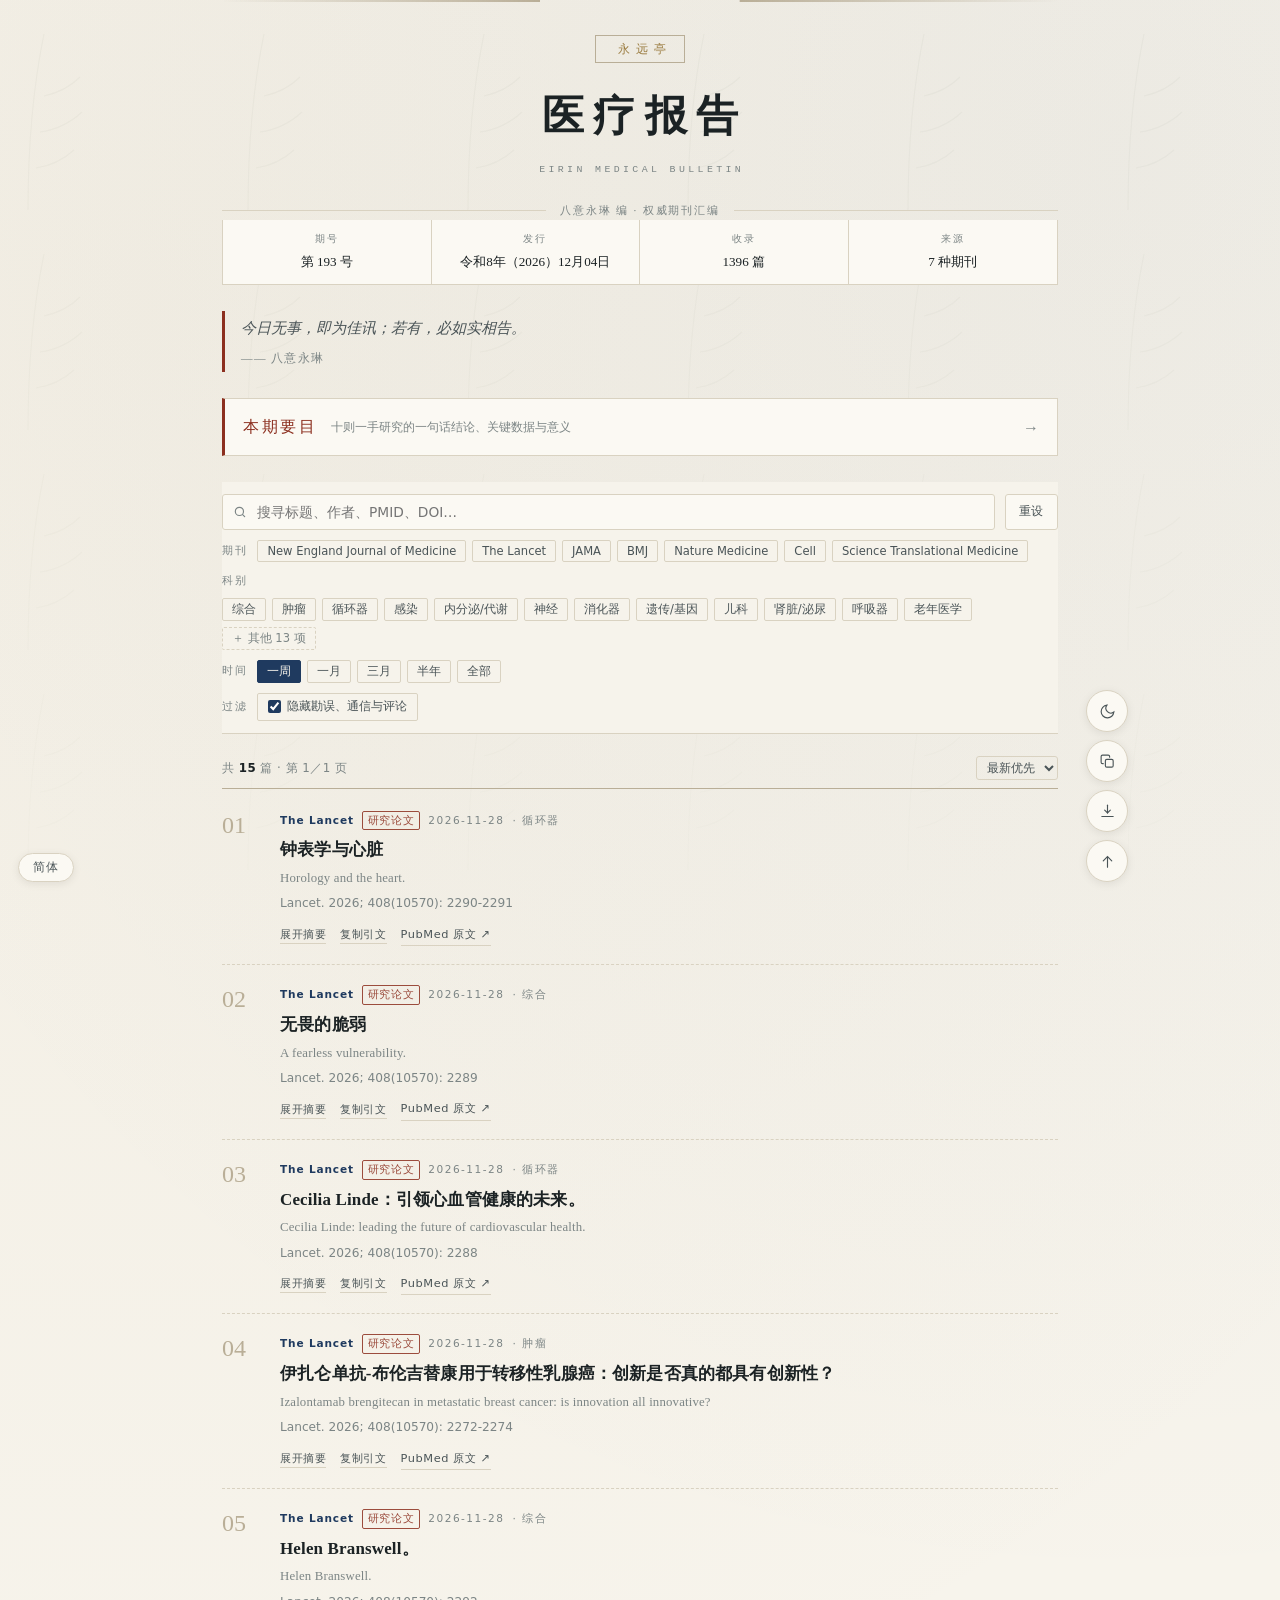
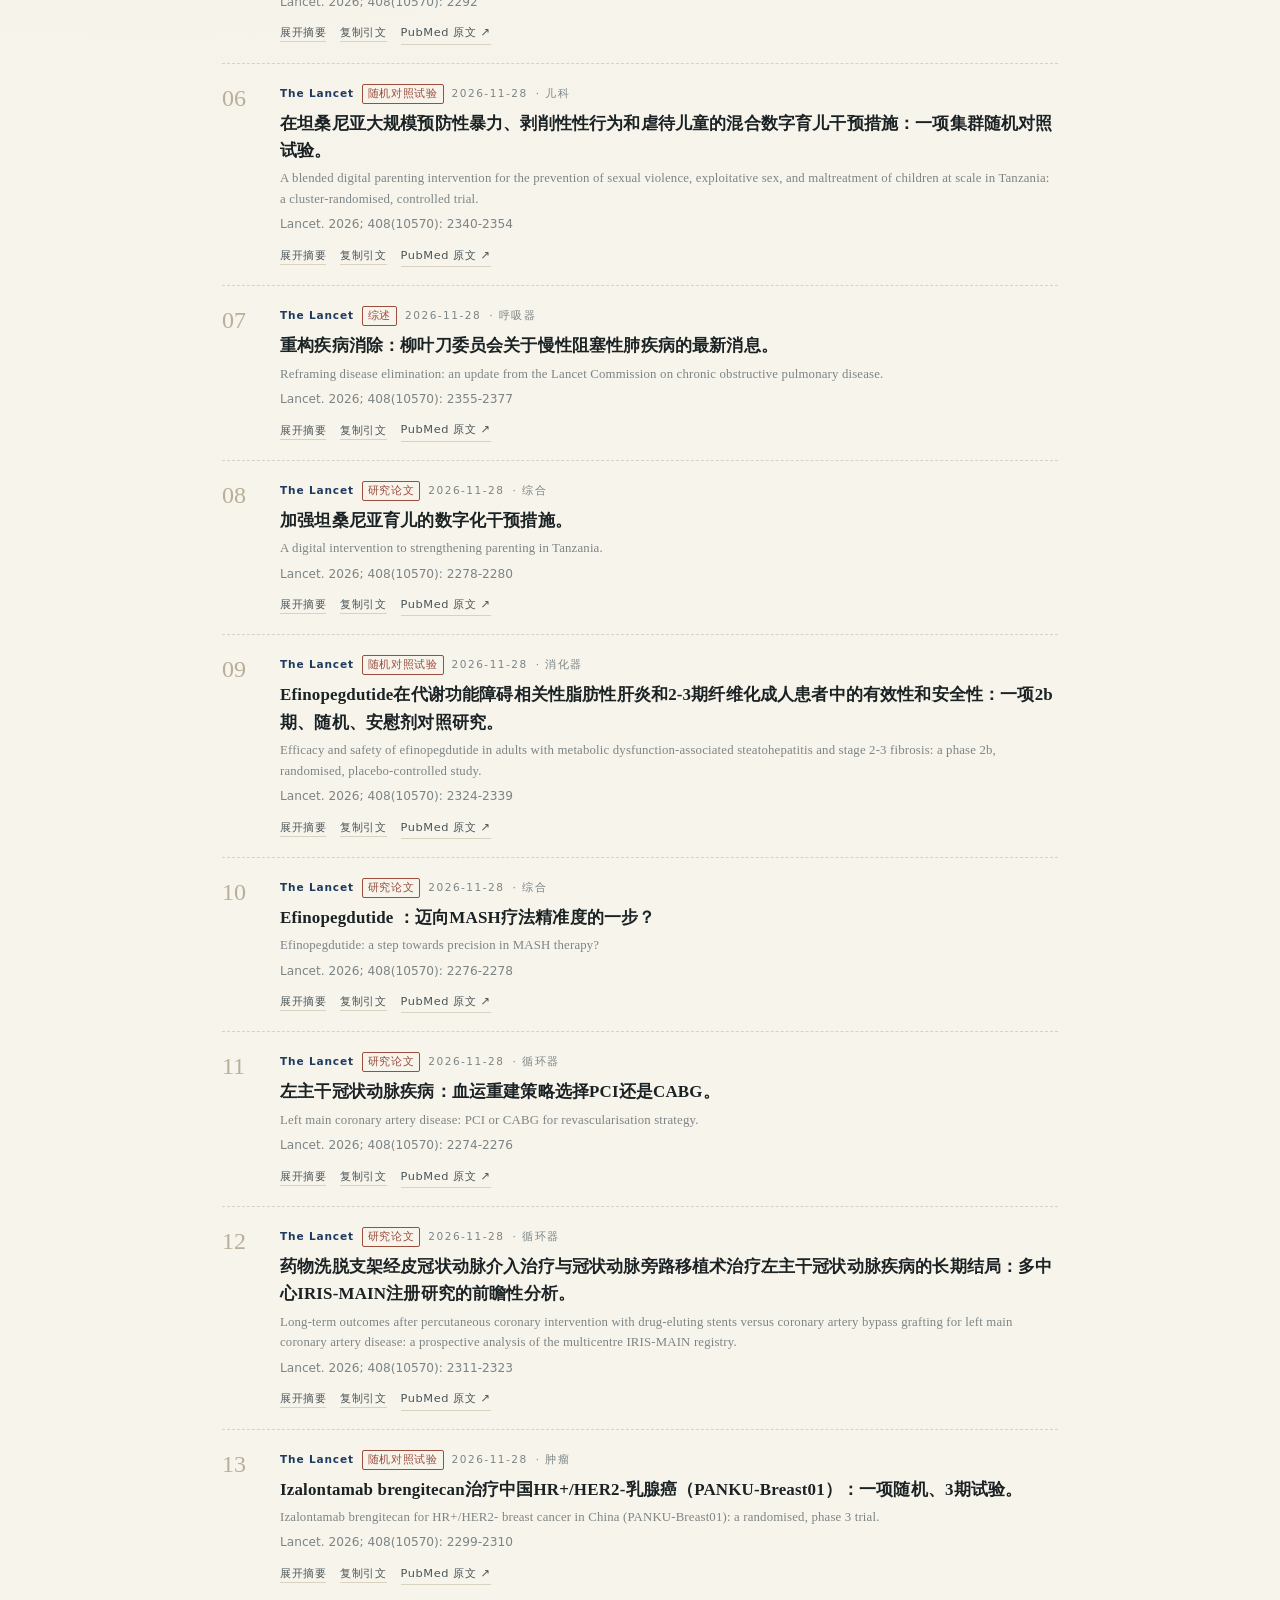
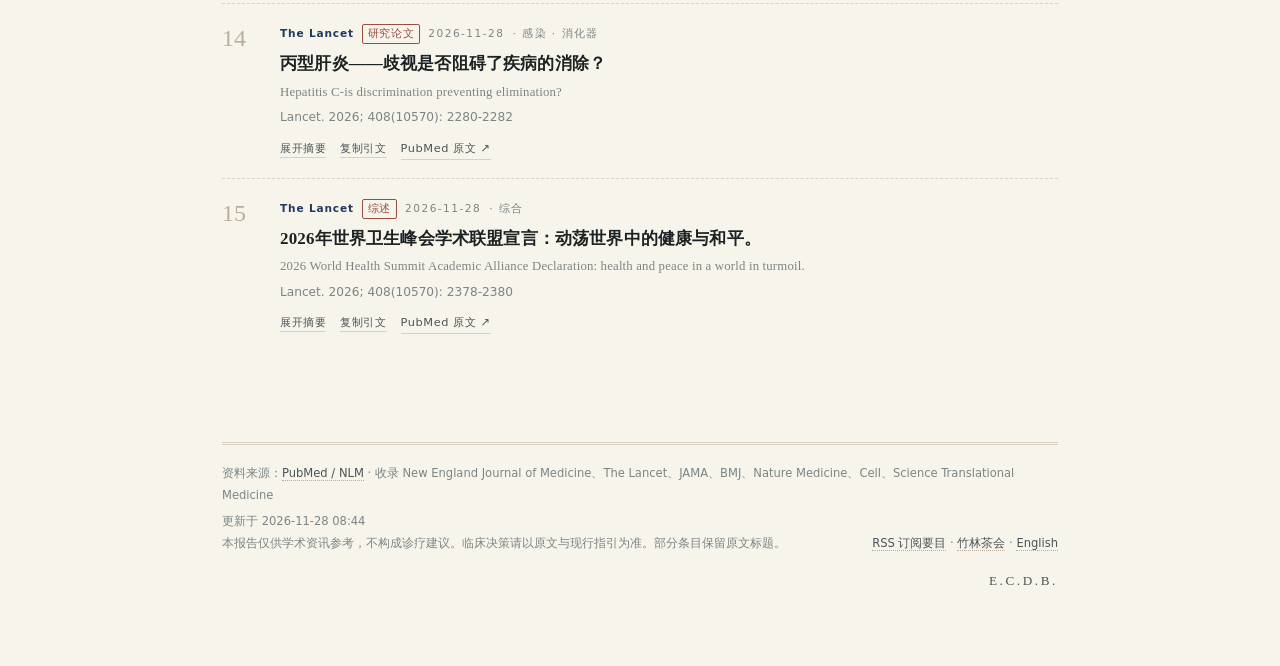
<file: index.html>
<!DOCTYPE html>
<html lang="zh-Hant" data-theme="light">
<head>
  <meta charset="UTF-8">
  <meta name="viewport" content="width=device-width, initial-scale=1, viewport-fit=cover">
  <title>永遠亭 医療報告 · 八意永琳 編</title>
  <meta name="description" content="永遠亭医療部編纂的權威醫學期刊速報：每日自 PubMed 採集 NEJM、The Lancet、JAMA、BMJ、Nature Medicine、Cell、Science Translational Medicine 的近期文獻，附中英對照與科別分類。">
  <meta name="author" content="八意永琳 / 永遠亭医療部">
  <meta name="theme-color" content="#f7f4ec" media="(prefers-color-scheme: light)">
  <meta name="theme-color" content="#121719" media="(prefers-color-scheme: dark)">

  <meta property="og:type" content="website">
  <meta property="og:title" content="永遠亭 医療報告 · 八意永琳 編">
  <meta property="og:description" content="權威醫學期刊速報。每日自 PubMed 採集七種頂級期刊的近期文獻，附中英對照、科別分類與原文出處。">
  <meta property="og:site_name" content="永遠亭 医療報告">

  <link rel="icon" href="assets/icon.svg?v=20261107h" type="image/svg+xml">
  <link rel="manifest" href="manifest.json">
  <link rel="alternate" type="application/rss+xml" title="永遠亭 医療報告 RSS" href="feed.xml">
  <link rel="stylesheet" href="assets/style.css?v=20261107h">
</head>
<body>

<div class="wrap">

  <header class="masthead">
    <span class="crest">永遠亭</span>
    <h1>医療報告</h1>
    <p class="masthead-en">Eirin Medical Bulletin</p>

    <div class="masthead-rule"><span>八意永琳 編 · 權威期刊彙編</span></div>

    <dl class="meta-strip">
      <div>
        <dt>期號</dt>
        <dd id="issueNo">——</dd>
      </div>
      <div>
        <dt>發行</dt>
        <dd id="issueDate">——</dd>
      </div>
      <div>
        <dt>收錄</dt>
        <dd id="issueCount">——</dd>
      </div>
      <div>
        <dt>來源</dt>
        <dd id="issueSources">PubMed</dd>
      </div>
    </dl>
  </header>

  <section class="foreword" aria-label="刊首語">
    <div>
      <p id="forewordText">今日的藥材已備齊，請諸位自行取用。</p>
      <cite>—— 八意永琳</cite>
    </div>
  </section>

  <a class="digest-entry" href="digest.html">
    <span class="digest-entry-label">本期要目</span>
    <span class="digest-entry-desc">十則一手研究的一句話結論、關鍵數據與意義</span>
    <span class="digest-entry-arrow" aria-hidden="true">→</span>
  </a>

  <section class="controls" aria-label="檢索與篩選">
    <div class="search-row">
      <div class="search-box">
        <svg viewBox="0 0 24 24" fill="none" stroke-width="2" stroke-linecap="round" aria-hidden="true">
          <circle cx="11" cy="11" r="7"></circle><path d="M20 20l-3.5-3.5"></path>
        </svg>
        <label class="sr-only" for="q">搜尋標題、作者、PMID 或 DOI</label>
        <input id="q" type="search" placeholder="搜尋標題、作者、PMID、DOI…" autocomplete="off" spellcheck="false">
      </div>
      <button class="tool-btn" id="resetBtn" type="button">重設</button>
    </div>

    <div class="filter-row">
      <span class="filter-label">期刊</span>
      <div id="journalChips" class="filter-row" style="margin:0;gap:6px;"></div>
    </div>

    <div class="filter-row">
      <span class="filter-label">科別</span>
      <div id="deptChips" class="filter-row" style="margin:0;gap:6px;"></div>
    </div>

    <div class="filter-row">
      <span class="filter-label">時間</span>
      <div id="rangeChips" class="filter-row" style="margin:0;gap:6px;">
        <button class="chip" type="button" data-days="7" aria-pressed="true">一週</button>
        <button class="chip" type="button" data-days="30" aria-pressed="false">一月</button>
        <button class="chip" type="button" data-days="90" aria-pressed="false">三月</button>
        <button class="chip" type="button" data-days="180" aria-pressed="false">半年</button>
        <button class="chip" type="button" data-days="0" aria-pressed="false">全部</button>
      </div>
    </div>

    <div class="filter-row">
      <span class="filter-label">過濾</span>
      <label class="chip-toggle">
        <input type="checkbox" id="hideNoise" checked>
        <span>隱藏勘誤、通信與評論</span>
      </label>
    </div>
  </section>

  <div class="result-bar">
    <span id="resultSummary">檢索中…</span>
    <label>
      <span class="sr-only">排序方式</span>
      <select class="sort-select" id="sortSelect">
        <option value="date-desc">最新優先</option>
        <option value="date-asc">最早優先</option>
        <option value="journal">依期刊</option>
      </select>
    </label>
  </div>

  <main>
    <ul class="entries" id="entries" aria-live="polite">
      <li class="loading">正在自 PubMed 調閱文獻…</li>
    </ul>
    <nav class="pager" id="pager" aria-label="分頁"></nav>
  </main>

  <footer class="colophon" id="colophon">
    <div class="row">
      <span>資料來源：<a href="https://pubmed.ncbi.nlm.nih.gov/" target="_blank" rel="noopener">PubMed / NLM</a> ·
        收錄 New England Journal of Medicine、The Lancet、JAMA、BMJ、Nature Medicine、Cell、Science Translational Medicine</span>
      <span>更新于 <span id="updatedAt">——</span></span>
    </div>
    <div class="row">
      <span>本報告僅供學術資訊參考，不構成診療建議。臨床決策請以原文與現行指引為準。部分條目保留原文標題。</span>
      <span><a href="rss.html" title="如何用 RSS 閱讀器訂閱每日要目">RSS 訂閱要目</a> · <a href="discuss.html" title="讀者討論，議題寄存於 GitHub Issues">竹林茶會</a> · <a href="en/" title="English edition">English</a></span>
    </div>
    <div class="seal">E.C.D.B.</div>
  </footer>

</div>

<div class="toolbar-float">
  <button class="fab" id="themeToggle" type="button" title="切換明暗" aria-label="切換明暗">
    <svg viewBox="0 0 24 24" stroke-width="1.6" stroke-linecap="round"><path d="M21 12.8A9 9 0 1 1 11.2 3a7 7 0 0 0 9.8 9.8z"></path></svg>
  </button>
  <button class="fab" id="copyBtn" type="button" title="複製本頁速報（純文字）" aria-label="複製本頁速報">
    <svg viewBox="0 0 24 24" stroke-width="1.6" stroke-linecap="round"><rect x="9" y="9" width="11" height="11" rx="2"></rect><path d="M6 15H5a2 2 0 0 1-2-2V5a2 2 0 0 1 2-2h8a2 2 0 0 1 2 2v1"></path></svg>
  </button>
  <button class="fab" id="exportBtn" type="button" title="匯出本頁摘要（Markdown）" aria-label="匯出本頁摘要">
    <svg viewBox="0 0 24 24" stroke-width="1.6" stroke-linecap="round"><path d="M12 3v11"></path><path d="M8 10l4 4 4-4"></path><path d="M4 19h16"></path></svg>
  </button>
  <button class="fab" id="topBtn" type="button" title="回到頂部" aria-label="回到頂部">
    <svg viewBox="0 0 24 24" stroke-width="1.6" stroke-linecap="round"><path d="M12 20V6"></path><path d="M6 11l6-6 6 6"></path></svg>
  </button>
</div>

<div class="toast" id="toast" role="status" aria-live="polite"></div>

<script src="assets/lang.js?v=20261107h" defer></script>
<script src="assets/app.js?v=20261107h" defer></script>
</body>
</html>
</file>
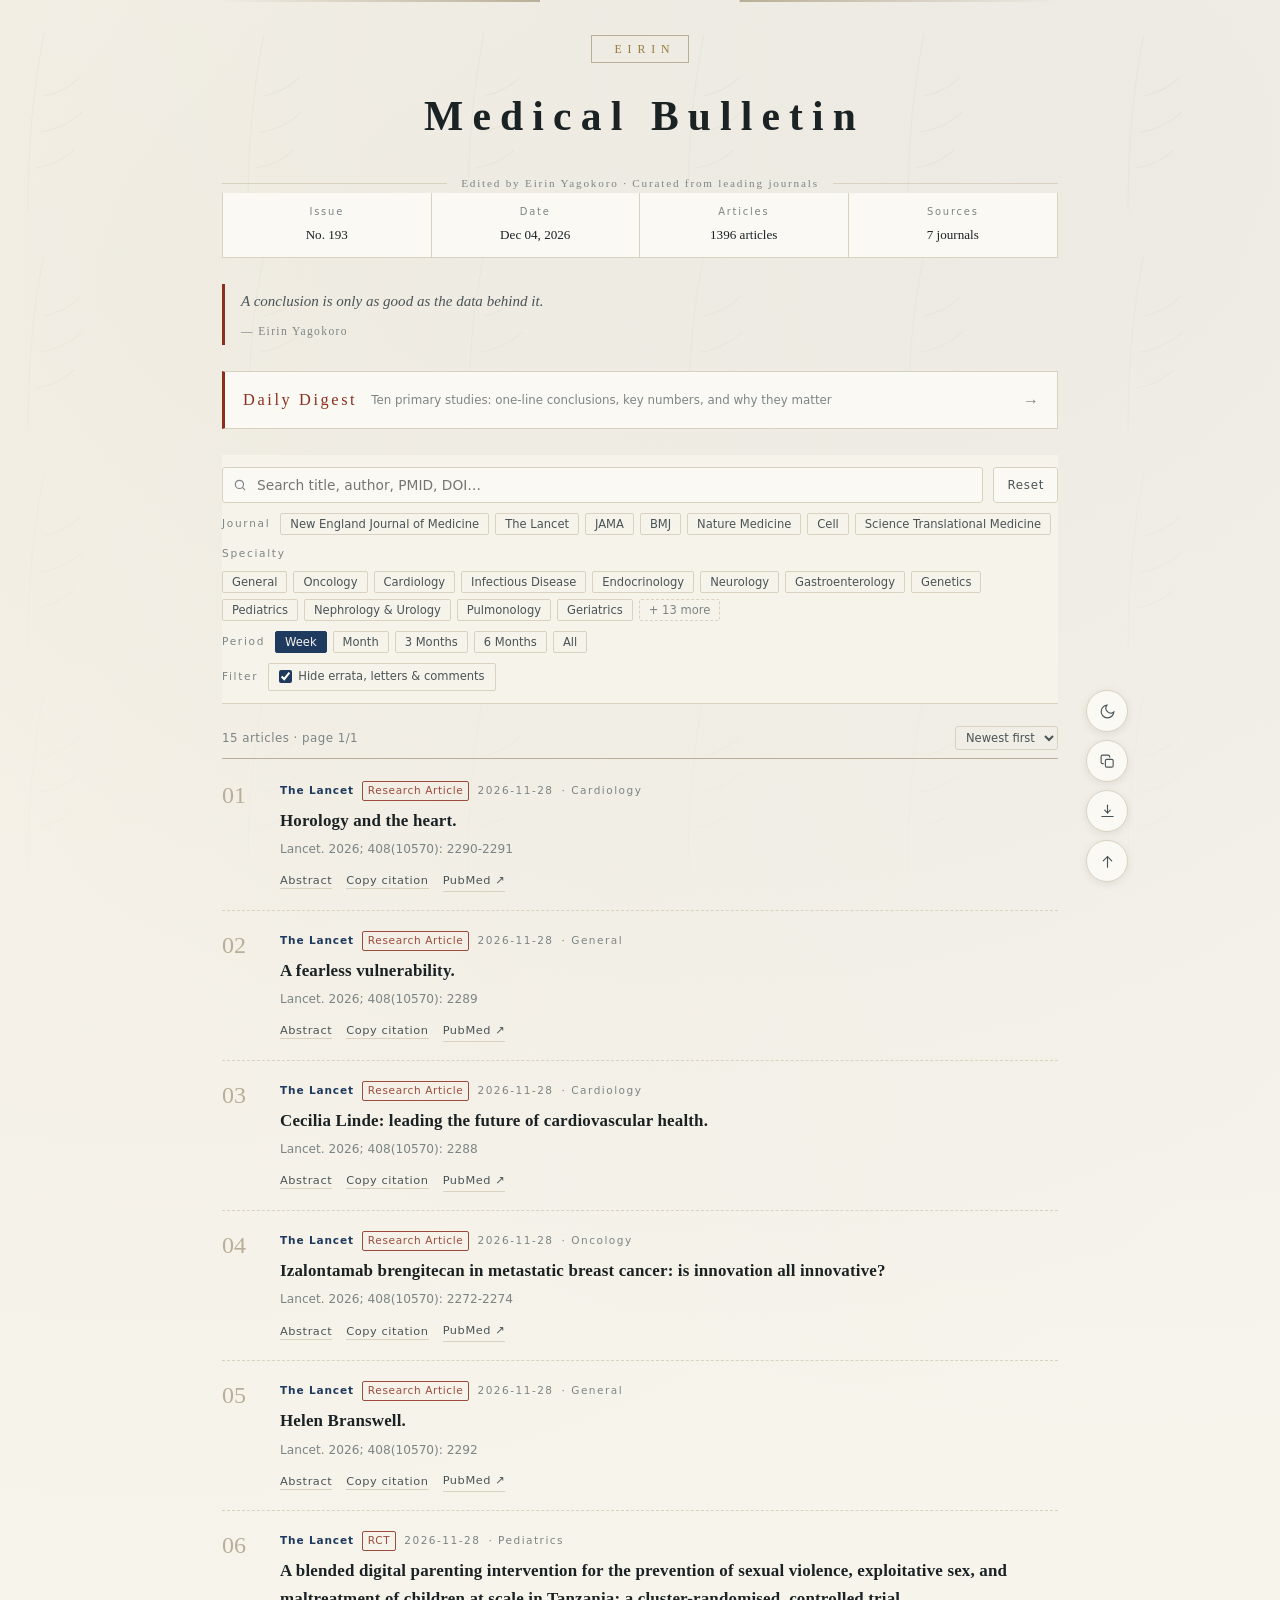
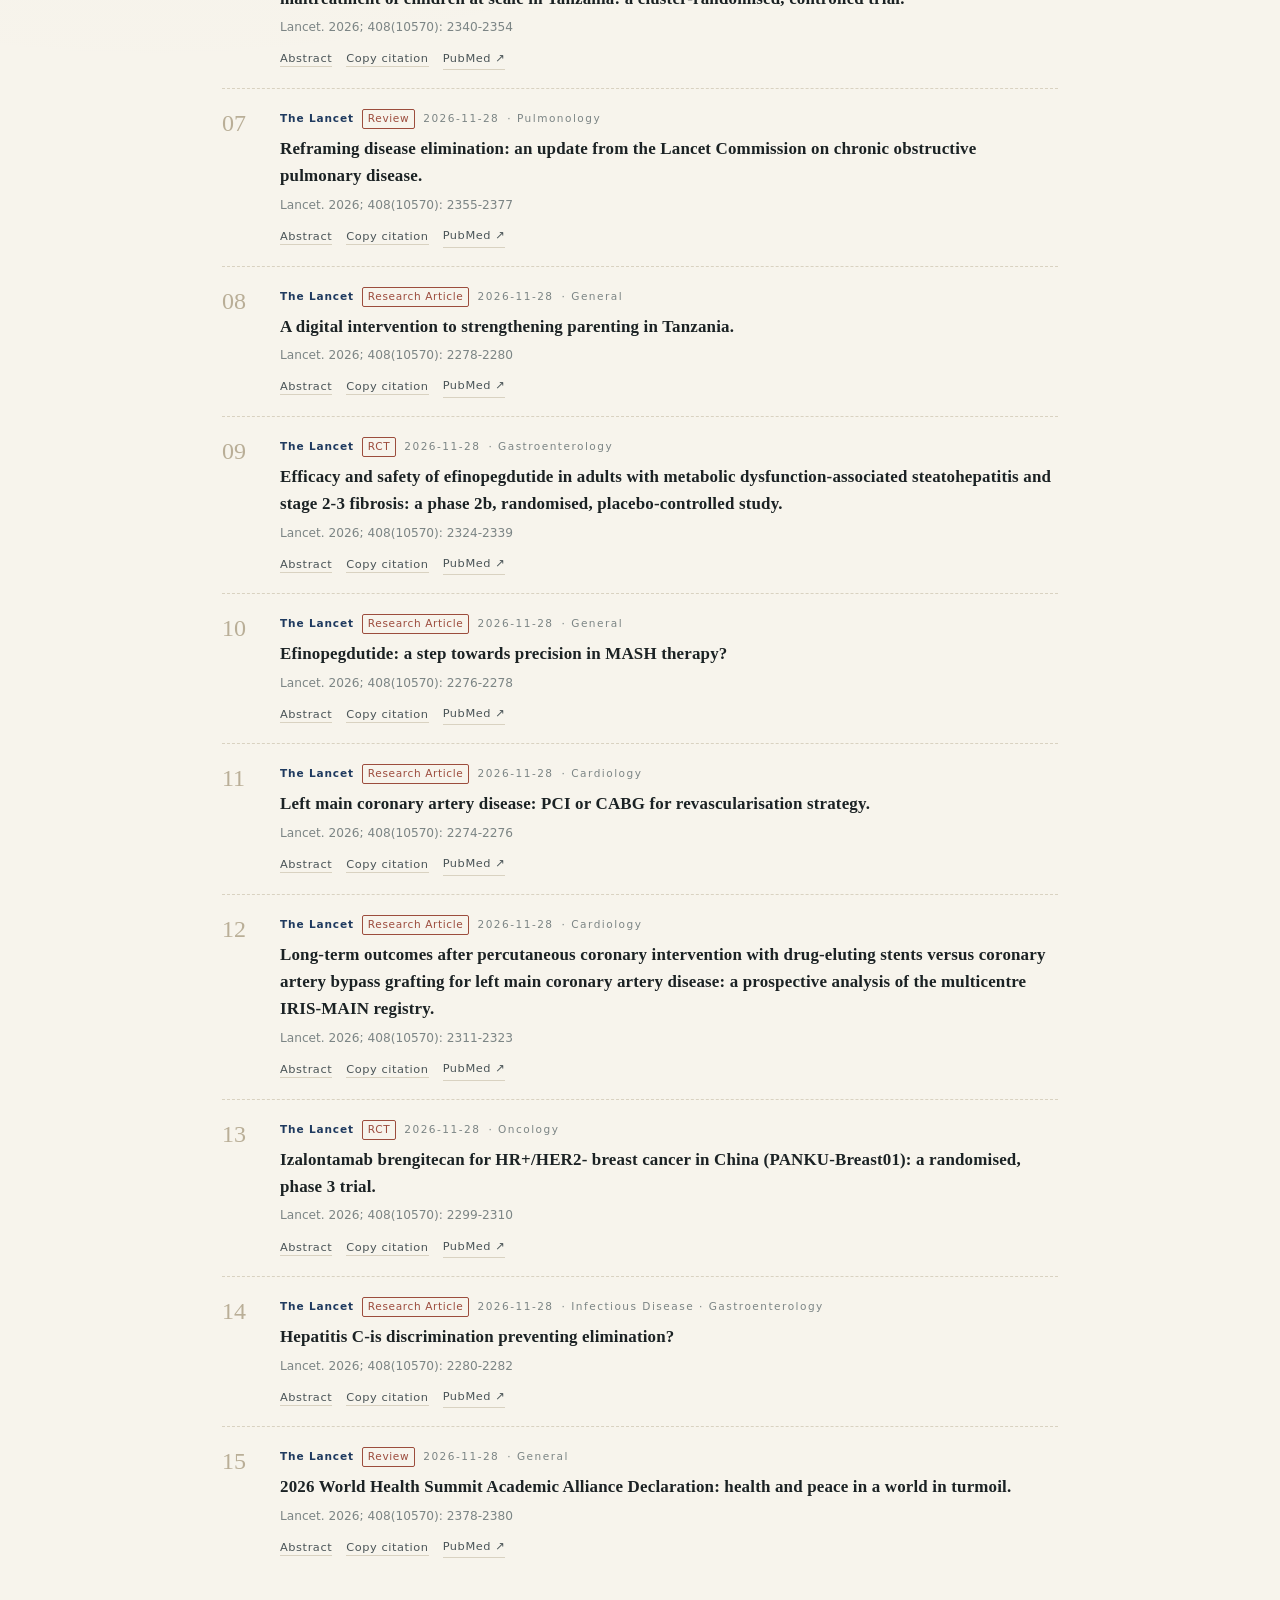
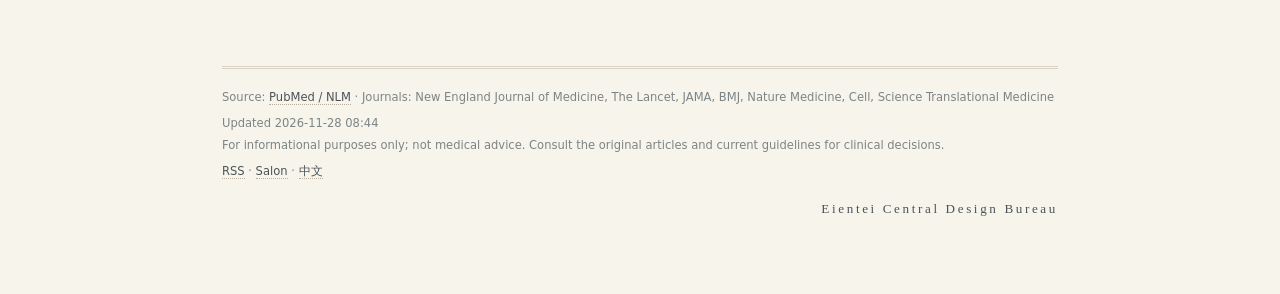
<file: en/index.html>
<!DOCTYPE html>
<html lang="en" data-theme="light" data-base="../">
<head>
  <meta charset="UTF-8">
  <meta name="viewport" content="width=device-width, initial-scale=1, viewport-fit=cover">
  <title>Eirin Medical Bulletin · Edited by Eirin Yagokoro</title>
  <meta name="description" content="A daily digest of recent literature from leading medical journals — NEJM, The Lancet, JAMA, BMJ, Nature Medicine, Cell and Science Translational Medicine — collected from PubMed.">
  <meta name="author" content="Eirin Yagokoro / Eirin Medical Division">
  <meta name="theme-color" content="#f7f4ec" media="(prefers-color-scheme: light)">
  <meta name="theme-color" content="#121719" media="(prefers-color-scheme: dark)">

  <meta property="og:type" content="website">
  <meta property="og:title" content="Eirin Medical Bulletin">
  <meta property="og:description" content="Daily briefing on recent literature from seven leading medical journals, with abstracts and specialty classification.">
  <meta property="og:site_name" content="Eirin Medical Bulletin">

  <link rel="icon" href="../assets/icon.svg?v=20261107h" type="image/svg+xml">
  <link rel="alternate" type="application/rss+xml" title="Eirin Medical Bulletin RSS" href="../feed.xml">
  <link rel="stylesheet" href="../assets/style.css?v=20261107h">
</head>
<body>

<div class="wrap">

  <header class="masthead">
    <span class="crest">EIRIN</span>
    <h1>Medical Bulletin</h1>

    <div class="masthead-rule"><span>Edited by Eirin Yagokoro · Curated from leading journals</span></div>

    <dl class="meta-strip">
      <div>
        <dt>Issue</dt>
        <dd id="issueNo">——</dd>
      </div>
      <div>
        <dt>Date</dt>
        <dd id="issueDate">——</dd>
      </div>
      <div>
        <dt>Articles</dt>
        <dd id="issueCount">——</dd>
      </div>
      <div>
        <dt>Sources</dt>
        <dd id="issueSources">PubMed</dd>
      </div>
    </dl>
  </header>

  <section class="foreword" aria-label="Foreword">
    <div>
      <p id="forewordText">The latest evidence, gathered and indexed. Read what matters, then go to the source.</p>
      <cite>— Eirin Yagokoro</cite>
    </div>
  </section>

  <a class="digest-entry" href="digest.html">
    <span class="digest-entry-label">Daily Digest</span>
    <span class="digest-entry-desc">Ten primary studies: one-line conclusions, key numbers, and why they matter</span>
    <span class="digest-entry-arrow" aria-hidden="true">→</span>
  </a>

  <section class="controls" aria-label="Search and filters">
    <div class="search-row">
      <div class="search-box">
        <svg viewBox="0 0 24 24" fill="none" stroke-width="2" stroke-linecap="round" aria-hidden="true">
          <circle cx="11" cy="11" r="7"></circle><path d="M20 20l-3.5-3.5"></path>
        </svg>
        <label class="sr-only" for="q">Search title, author, PMID or DOI</label>
        <input id="q" type="search" placeholder="Search title, author, PMID, DOI…" autocomplete="off" spellcheck="false">
      </div>
      <button class="tool-btn" id="resetBtn" type="button">Reset</button>
    </div>

    <div class="filter-row">
      <span class="filter-label">Journal</span>
      <div id="journalChips" class="filter-row" style="margin:0;gap:6px;"></div>
    </div>

    <div class="filter-row">
      <span class="filter-label">Specialty</span>
      <div id="deptChips" class="filter-row" style="margin:0;gap:6px;"></div>
    </div>

    <div class="filter-row">
      <span class="filter-label">Period</span>
      <div id="rangeChips" class="filter-row" style="margin:0;gap:6px;">
        <button class="chip" type="button" data-days="7" aria-pressed="true">Week</button>
        <button class="chip" type="button" data-days="30" aria-pressed="false">Month</button>
        <button class="chip" type="button" data-days="90" aria-pressed="false">3 Months</button>
        <button class="chip" type="button" data-days="180" aria-pressed="false">6 Months</button>
        <button class="chip" type="button" data-days="0" aria-pressed="false">All</button>
      </div>
    </div>

    <div class="filter-row">
      <span class="filter-label">Filter</span>
      <label class="chip-toggle">
        <input type="checkbox" id="hideNoise" checked>
        <span>Hide errata, letters &amp; comments</span>
      </label>
    </div>
  </section>

  <div class="result-bar">
    <span id="resultSummary">Searching…</span>
    <label>
      <span class="sr-only">Sort order</span>
      <select class="sort-select" id="sortSelect">
        <option value="date-desc">Newest first</option>
        <option value="date-asc">Oldest first</option>
        <option value="journal">By journal</option>
      </select>
    </label>
  </div>

  <main>
    <ul class="entries" id="entries" aria-live="polite">
      <li class="loading">Retrieving articles from PubMed…</li>
    </ul>
    <nav class="pager" id="pager" aria-label="Pagination"></nav>
  </main>

  <footer class="colophon" id="colophon">
    <div class="row">
      <span>Source: <a href="https://pubmed.ncbi.nlm.nih.gov/" target="_blank" rel="noopener">PubMed / NLM</a> ·
        Journals: New England Journal of Medicine, The Lancet, JAMA, BMJ, Nature Medicine, Cell, Science Translational Medicine</span>
      <span>Updated <span id="updatedAt">——</span></span>
    </div>
    <div class="row">
      <span>For informational purposes only; not medical advice. Consult the original articles and current guidelines for clinical decisions.</span>
      <span><a href="rss.html" title="Subscribe to the daily digest via RSS">RSS</a> · <a href="discuss.html" title="Reader discussion">Salon</a> · <a href="../index.html" title="中文版">中文</a></span>
    </div>
    <div class="seal">Eientei Central Design Bureau</div>
  </footer>

</div>

<div class="toolbar-float">
  <button class="fab" id="themeToggle" type="button" title="Toggle theme" aria-label="Toggle theme">
    <svg viewBox="0 0 24 24" stroke-width="1.6" stroke-linecap="round"><path d="M21 12.8A9 9 0 1 1 11.2 3a7 7 0 0 0 9.8 9.8z"></path></svg>
  </button>
  <button class="fab" id="copyBtn" type="button" title="Copy this page as text" aria-label="Copy this page">
    <svg viewBox="0 0 24 24" stroke-width="1.6" stroke-linecap="round"><rect x="9" y="9" width="11" height="11" rx="2"></rect><path d="M6 15H5a2 2 0 0 1-2-2V5a2 2 0 0 1 2-2h8a2 2 0 0 1 2 2v1"></path></svg>
  </button>
  <button class="fab" id="exportBtn" type="button" title="Export this page as Markdown" aria-label="Export this page">
    <svg viewBox="0 0 24 24" stroke-width="1.6" stroke-linecap="round"><path d="M12 3v11"></path><path d="M8 10l4 4 4-4"></path><path d="M4 19h16"></path></svg>
  </button>
  <button class="fab" id="topBtn" type="button" title="Back to top" aria-label="Back to top">
    <svg viewBox="0 0 24 24" stroke-width="1.6" stroke-linecap="round"><path d="M12 20V6"></path><path d="M6 11l6-6 6 6"></path></svg>
  </button>
</div>

<div class="toast" id="toast" role="status" aria-live="polite"></div>

<script src="../assets/app.js?v=20261107h" defer></script>
</body>
</html>
</file>
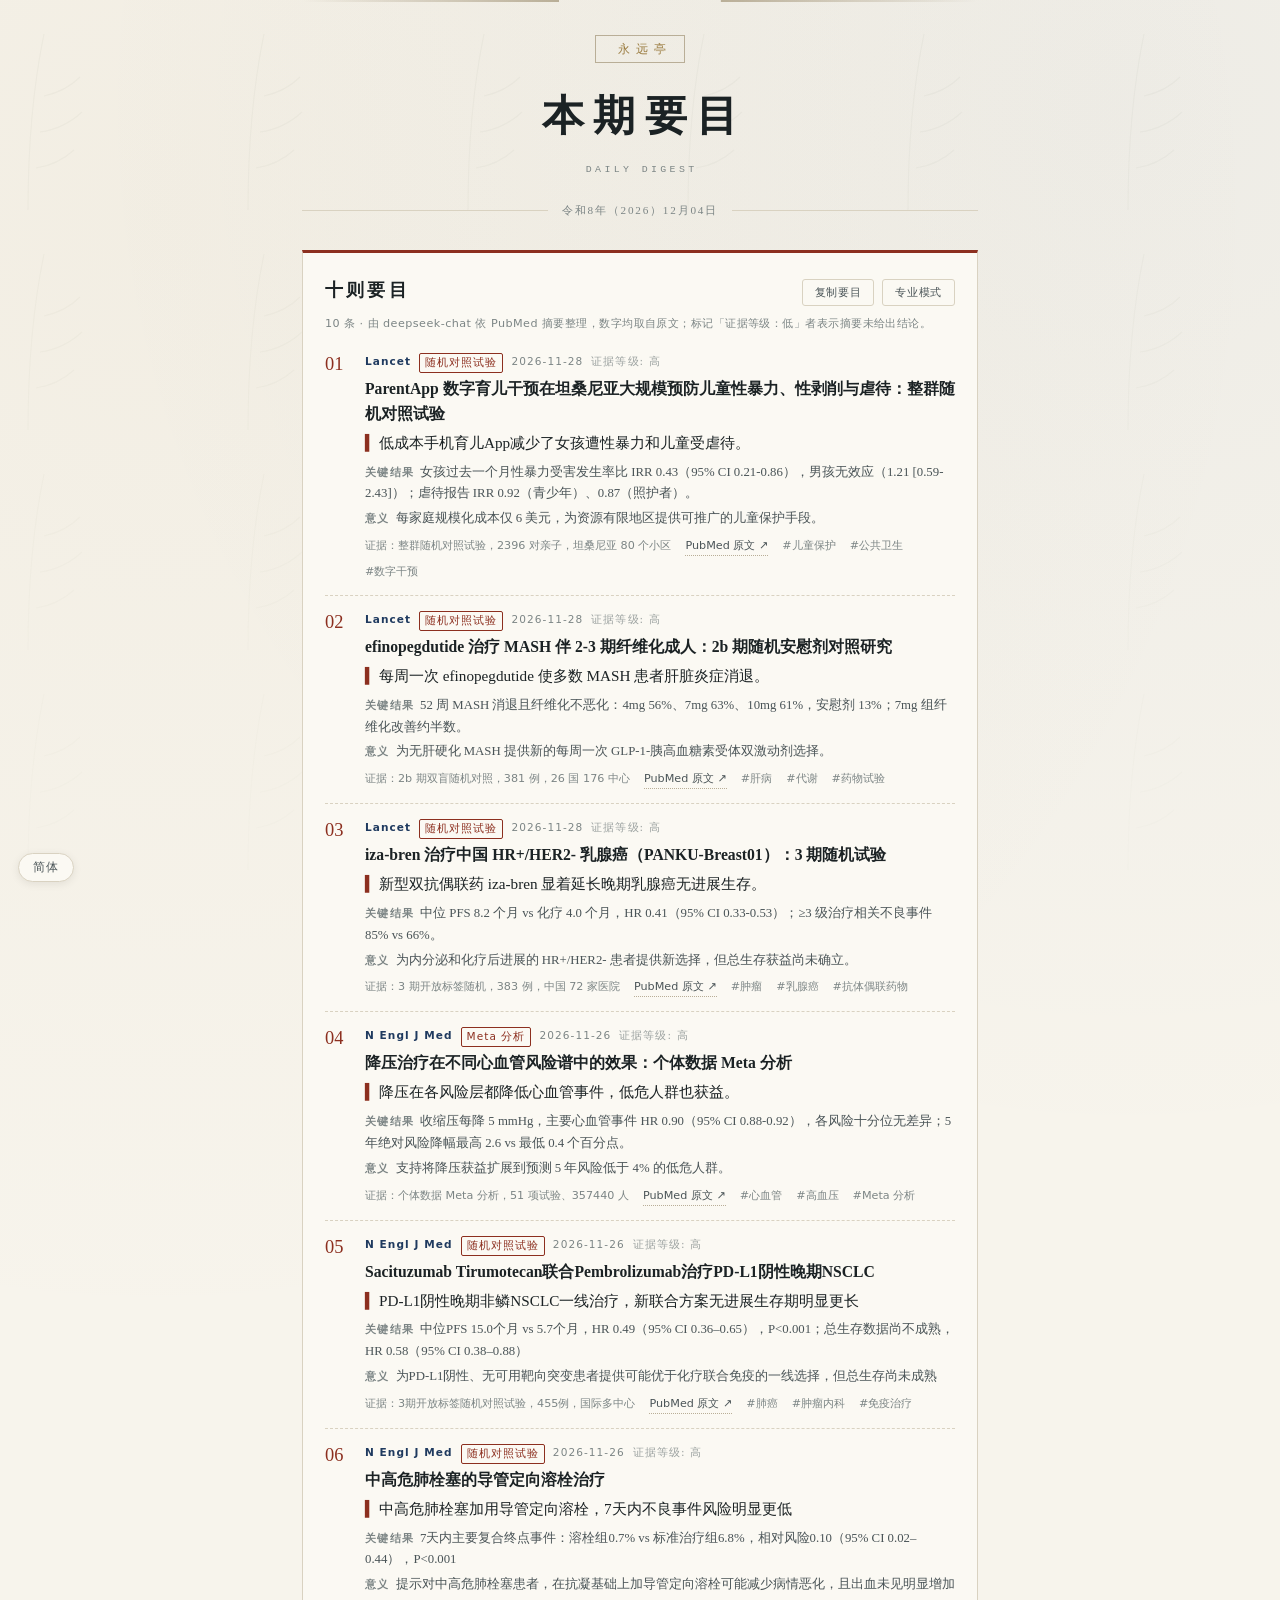
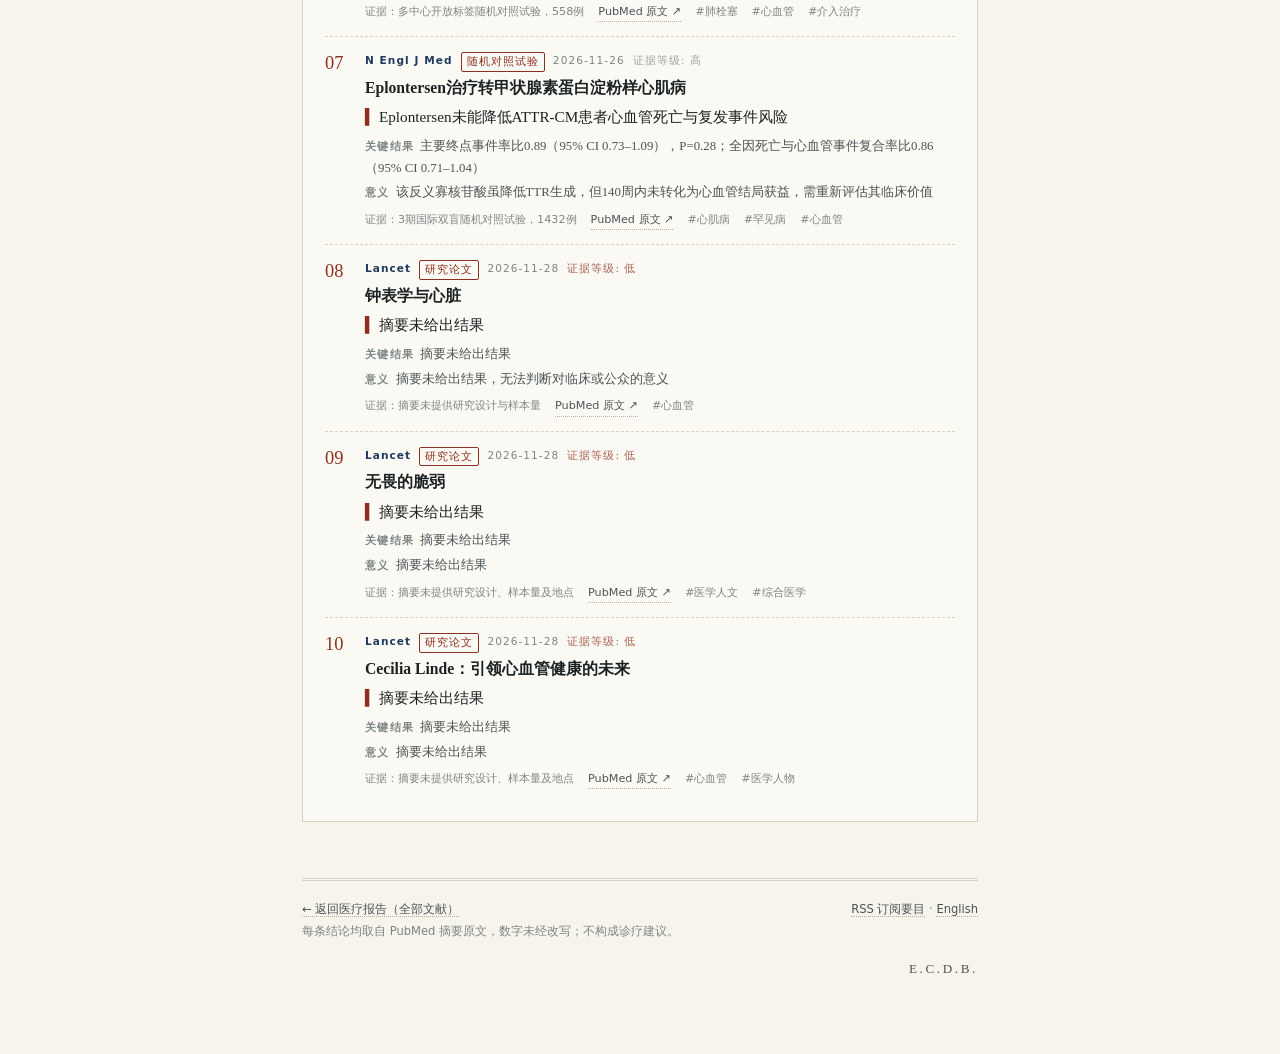
<file: digest.html>
<!DOCTYPE html>
<html lang="zh-Hant" data-theme="light">
<head>
  <meta charset="UTF-8">
  <meta name="viewport" content="width=device-width, initial-scale=1, viewport-fit=cover">
  <title>本期要目 · 永遠亭 医療報告</title>
  <meta name="description" content="永遠亭医療報告的每日要目：十則一手研究的一句话结论、关键数据与意义，面向没有医学训练的读者。">
  <meta name="author" content="八意永琳 / 永遠亭医療部">
  <meta name="theme-color" content="#f7f4ec" media="(prefers-color-scheme: light)">
  <meta name="theme-color" content="#121719" media="(prefers-color-scheme: dark)">

  <meta property="og:type" content="website">
  <meta property="og:title" content="本期要目 · 永遠亭 医療報告">
  <meta property="og:description" content="十則醫學要目：一句話結論、關鍵數據與意義">
  <meta property="og:site_name" content="永遠亭 医療報告">

  <link rel="icon" href="assets/icon.svg?v=20261107h" type="image/svg+xml">
  <link rel="manifest" href="manifest.json">
  <link rel="stylesheet" href="assets/style.css?v=20261107h">
</head>
<body>

<div class="wrap wrap-narrow">

  <header class="masthead">
    <span class="crest">永遠亭</span>
    <h1>本期要目</h1>
    <p class="masthead-en">Daily Digest</p>
    <div class="masthead-rule"><span id="digestDate">——</span></div>
  </header>

  <section class="digest">
    <header class="digest-head">
      <h2>十則要目</h2>
      <div class="digest-tools">
        <button class="tool-btn" id="copyDigestBtn" type="button">複製要目</button>
        <button class="tool-btn" id="readerModeBtn" type="button" aria-pressed="false">專業模式</button>
      </div>
    </header>
    <p class="digest-note" id="digestNote">讀取中…</p>
    <ol class="digest-list" id="digestList">
      <li class="loading">正在調閱要目…</li>
    </ol>
  </section>

  <footer class="colophon">
    <div class="row">
      <span><a href="./">← 返回医療報告（全部文獻）</a></span>
      <span><a href="rss.html">RSS 訂閱要目</a> · <a href="en/digest.html">English</a></span>
    </div>
    <div class="row">
      <span>每條結論均取自 PubMed 摘要原文，數字未經改寫；不構成診療建議。</span>
    </div>
    <div class="seal">E.C.D.B.</div>
  </footer>

</div>

<div class="toast" id="toast" role="status" aria-live="polite"></div>

<script src="assets/lang.js?v=20261107h" defer></script>
<script src="assets/digest.js?v=20261107h" defer></script>
</body>
</html>
</file>
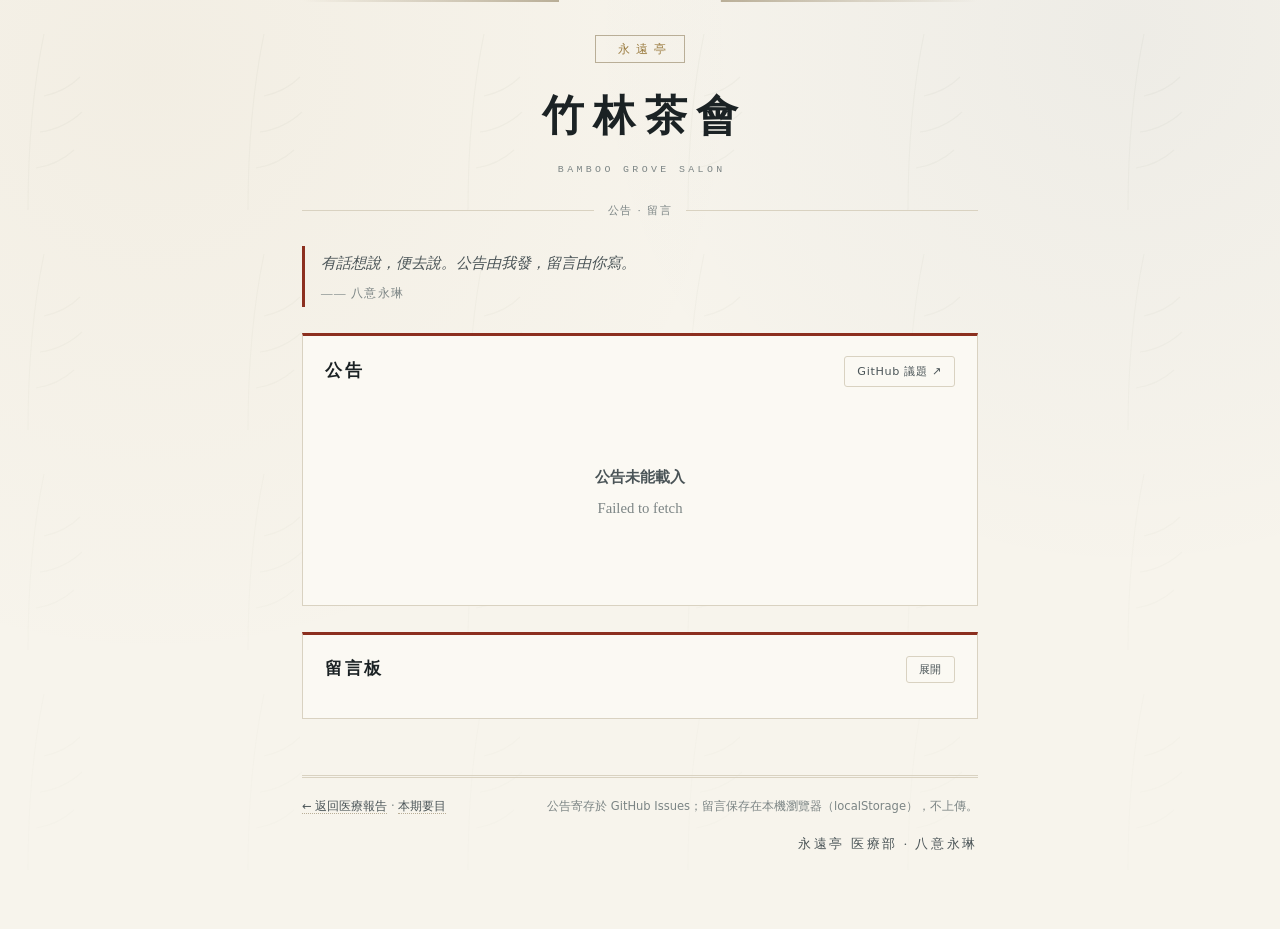
<file: discuss-demo.html>
<!DOCTYPE html><html lang="zh-Hant" data-theme="light"><head>  <meta charset="UTF-8">  <meta name="viewport" content="width=device-width, initial-scale=1, viewport-fit=cover">  <title>竹林茶會 · 永遠亭 医療報告</title>  <meta name="description" content="永遠亭医療報告的讀者討論區：公告與匿名留言板。">  <meta name="theme-color" content="#f7f4ec" media="(prefers-color-scheme: light)">  <meta name="theme-color" content="#121719" media="(prefers-color-scheme: dark)">  <link rel="icon" href="assets/icon.svg?v=20261107c" type="image/svg+xml">  <link rel="manifest" href="manifest.json">  <link rel="stylesheet" href="assets/style.css?v=20261107d"></head><body><div class="wrap wrap-narrow">  <header class="masthead">    <span class="crest">永遠亭</span>    <h1>竹林茶會</h1>    <p class="masthead-en">Bamboo Grove Salon</p>    <div class="masthead-rule"><span>公告 · 留言</span></div>  </header>  <section class="foreword">    <div>      <p>有話想說，便去說。公告由我發，留言由你寫。</p>      <cite>—— 八意永琳</cite>    </div>  </section>  <section class="board-notices" aria-labelledby="noticeTitle">    <header class="board-head">      <h2 id="noticeTitle">公告</h2>      <a class="tool-btn" href="https://github.com/Kasilovsky/eirin-report/issues" target="_blank" rel="noopener">GitHub 議題 ↗</a>    </header>    <ul class="notice-list" id="noticeList">      <li class="loading">正在調閱公告…</li>    </ul>  </section>  <section class="board-chat" aria-labelledby="chatTitle">    <header class="board-head">      <h2 id="chatTitle">留言板</h2>      <button class="tool-btn" id="chatToggle" type="button" aria-expanded="false" aria-controls="chatBody">展開</button>    </header>    <div class="chat-body" id="chatBody" hidden>      <div class="chat-auth" id="chatAuth">        <div class="auth-tabs">          <button type="button" data-auth="login" aria-pressed="true">登入</button>          <button type="button" data-auth="register" aria-pressed="false">註冊</button>        </div>        <div class="auth-row">          <input id="authName" type="text" placeholder="名字（2–24 字）" autocomplete="username" spellcheck="false">          <input id="authSecret" type="password" placeholder="密碼（至少 8 位）" autocomplete="current-password">        </div>        <button class="tool-btn" id="authSubmit" type="button">登入</button>        <p class="auth-hint" id="authHint">首次使用請先切到「註冊」。名字與密碼只保存在本機瀏覽器，不上傳伺服器；清快取或換裝置會遺失。</p>      </div>      <div class="chat-compose" id="chatCompose" hidden>        <div class="compose-top">          <span>以 <strong id="chatWho">——</strong> 的身份發言</span>          <button class="link-btn" id="chatLogout" type="button">登出</button>        </div>        <textarea id="chatInput" maxlength="500" placeholder="說點什麼…（500 字以內）"></textarea>        <div class="compose-bottom">          <span id="chatCount">0 / 500</span>          <button class="tool-btn" id="chatSend" type="button">發送</button>        </div>      </div>      <ul class="chat-list" id="chatList">        <li class="loading">正在調閱留言…</li>      </ul>    </div>  </section>  <footer class="colophon">    <div class="row">      <span><a href="./">← 返回医療報告</a> · <a href="digest.html">本期要目</a></span>      <span>公告寄存於 GitHub Issues；留言保存在本機瀏覽器（localStorage），不上傳。</span>    </div>    <div class="seal">永遠亭 医療部 · 八意永琳</div>  </footer></div><div class="toast" id="toast" role="status" aria-live="polite"></div><script src="assets/discuss-demo.js?v=demo1" defer></script></body></html>
</file>
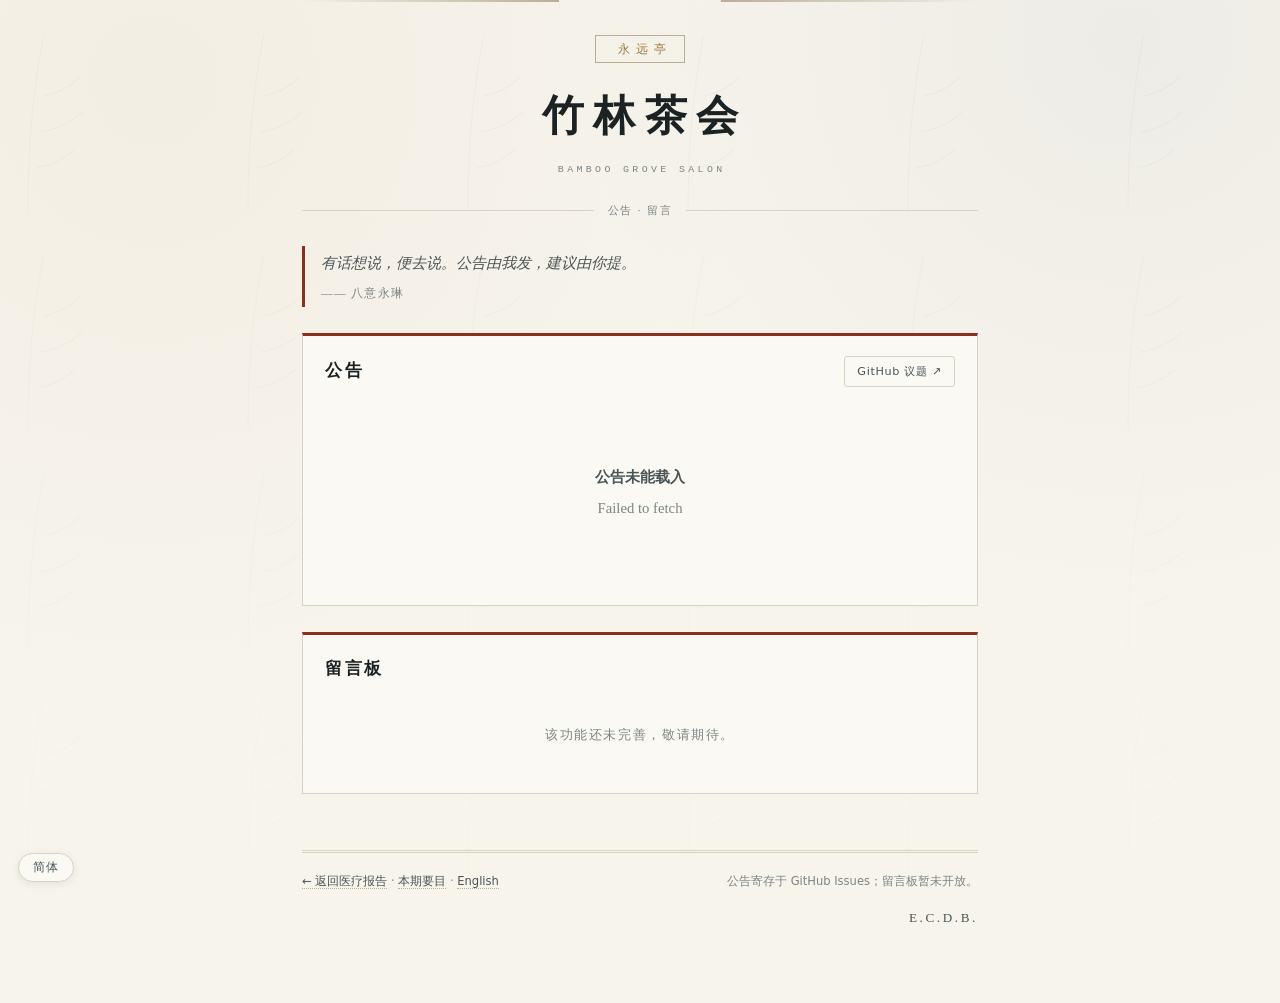
<file: discuss.html>
<!DOCTYPE html>
<html lang="zh-Hant" data-theme="light">
<head>
  <meta charset="UTF-8">
  <meta name="viewport" content="width=device-width, initial-scale=1, viewport-fit=cover">
  <title>竹林茶會 · 永遠亭 医療報告</title>
  <meta name="description" content="永遠亭医療報告的讀者討論區：公告與匿名留言板。">
  <meta name="theme-color" content="#f7f4ec" media="(prefers-color-scheme: light)">
  <meta name="theme-color" content="#121719" media="(prefers-color-scheme: dark)">
  <link rel="icon" href="assets/icon.svg?v=20261107h" type="image/svg+xml">
  <link rel="manifest" href="manifest.json">
  <link rel="stylesheet" href="assets/style.css?v=20261107h">
</head>
<body>

<div class="wrap wrap-narrow">

  <header class="masthead">
    <span class="crest">永遠亭</span>
    <h1>竹林茶會</h1>
    <p class="masthead-en">Bamboo Grove Salon</p>
    <div class="masthead-rule"><span>公告 · 留言</span></div>
  </header>

  <section class="foreword">
    <div>
      <p id="forewordText">有話想說，便去說。公告由我發，留言由你寫。</p>
      <cite>—— 八意永琳</cite>
    </div>
  </section>

  <section class="board-notices" aria-labelledby="noticeTitle">
    <header class="board-head">
      <h2 id="noticeTitle">公告</h2>
      <a class="tool-btn" href="https://github.com/Kasilovsky/eirin-report/issues" target="_blank" rel="noopener">GitHub 議題 ↗</a>
    </header>
    <ul class="notice-list" id="noticeList">
      <li class="loading">正在調閱公告…</li>
    </ul>
  </section>

  <section class="board-chat" aria-labelledby="chatTitle">
    <header class="board-head">
      <h2 id="chatTitle">留言板</h2>
    </header>
    <p class="board-todo">該功能還未完善，敬請期待。</p>
  </section>

  <footer class="colophon">
    <div class="row">
      <span><a href="./">← 返回医療報告</a> · <a href="digest.html">本期要目</a> · <a href="en/discuss.html">English</a></span>
      <span>公告寄存於 GitHub Issues；留言板暫未開放。</span>
    </div>
    <div class="seal">E.C.D.B.</div>
  </footer>

</div>

<div class="toast" id="toast" role="status" aria-live="polite"></div>

<script src="assets/lang.js?v=20261107h" defer></script>
<script src="assets/discuss.js?v=20261107h" defer></script>
</body>
</html>
</file>
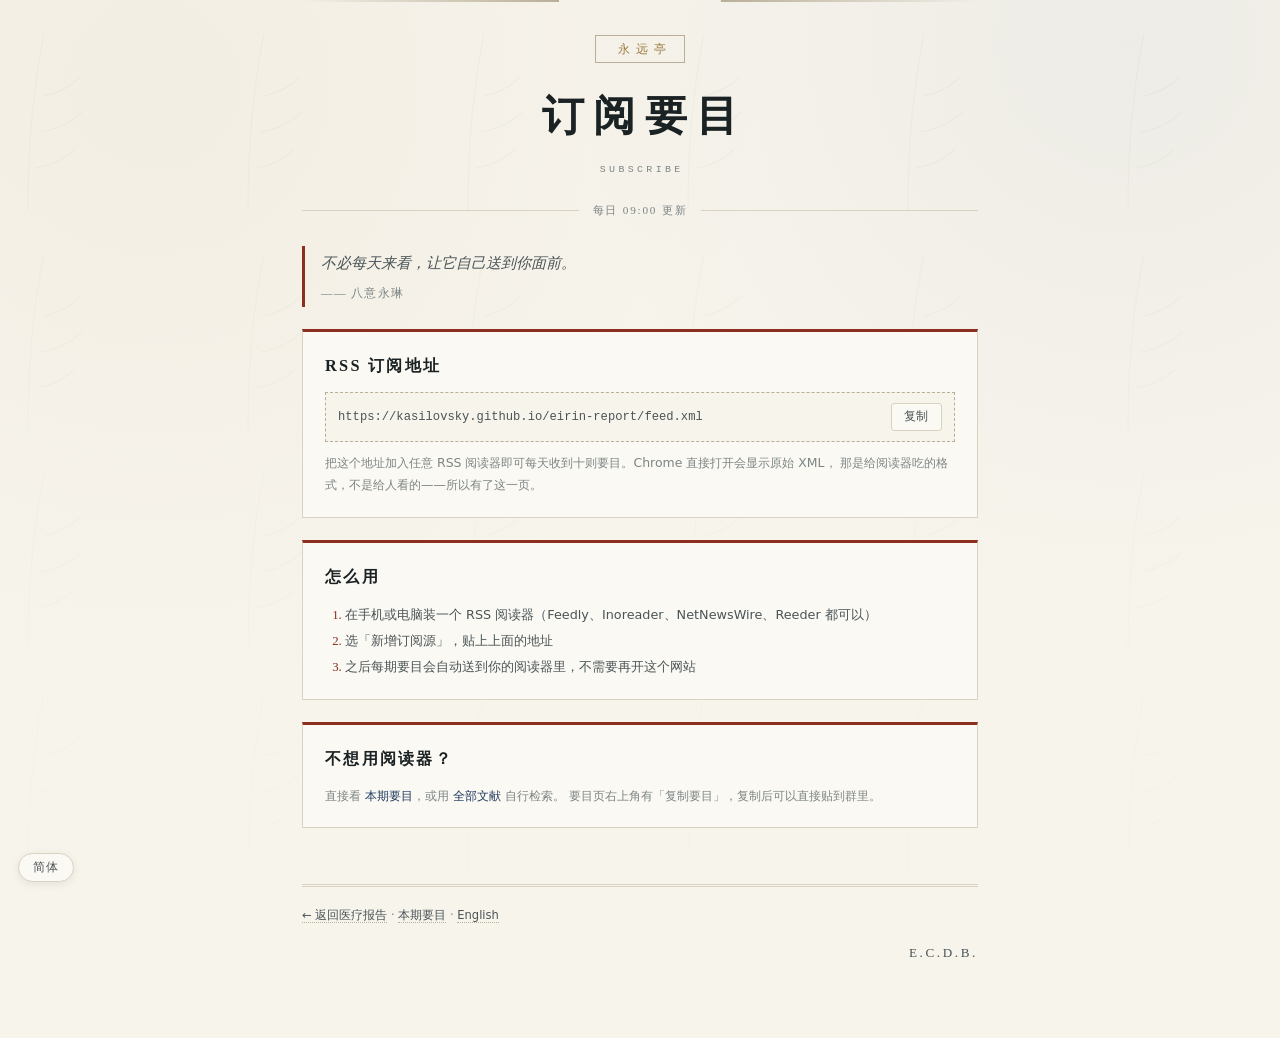
<file: rss.html>
<!DOCTYPE html>
<html lang="zh-Hant" data-theme="light">
<head>
  <meta charset="UTF-8">
  <meta name="viewport" content="width=device-width, initial-scale=1, viewport-fit=cover">
  <title>訂閱要目 · 永遠亭 医療報告</title>
  <meta name="description" content="用 RSS 閱讀器訂閱永遠亭医療報告的每日要目。">
  <link rel="icon" href="assets/icon.svg?v=20261107h" type="image/svg+xml">
  <link rel="stylesheet" href="assets/style.css?v=20261107h">
</head>
<body>

<div class="wrap wrap-narrow">

  <header class="masthead">
    <span class="crest">永遠亭</span>
    <h1>訂閱要目</h1>
    <p class="masthead-en">Subscribe</p>
    <div class="masthead-rule"><span>每日 09:00 更新</span></div>
  </header>

  <section class="foreword">
    <div>
      <p>不必每天來看，讓它自己送到你面前。</p>
      <cite>—— 八意永琳</cite>
    </div>
  </section>

  <section class="subscribe-card">
    <h2>RSS 訂閱地址</h2>
    <div class="subscribe-url">
      <code id="feedUrl">https://kasilovsky.github.io/eirin-report/feed.xml</code>
      <button class="tool-btn" id="copyFeed" type="button">複製</button>
    </div>
    <p class="subscribe-hint">
      把這個地址加入任意 RSS 閱讀器即可每天收到十則要目。Chrome 直接打開會顯示原始 XML，
      那是給閱讀器吃的格式，不是給人看的——所以有了這一頁。
    </p>
  </section>

  <section class="subscribe-card">
    <h2>怎麼用</h2>
    <ol class="subscribe-steps">
      <li>在手機或電腦裝一個 RSS 閱讀器（Feedly、Inoreader、NetNewsWire、Reeder 都可以）</li>
      <li>選「新增訂閱源」，貼上上面的地址</li>
      <li>之後每期要目會自動送到你的閱讀器裡，不需要再開這個網站</li>
    </ol>
  </section>

  <section class="subscribe-card">
    <h2>不想用閱讀器？</h2>
    <p class="subscribe-hint">
      直接看 <a href="digest.html">本期要目</a>，或用 <a href="./">全部文獻</a> 自行檢索。
      要目頁右上角有「複製要目」，複製後可以直接貼到群裡。
    </p>
  </section>

  <footer class="colophon">
    <div class="row">
      <span><a href="./">← 返回医療報告</a> · <a href="digest.html">本期要目</a> · <a href="en/rss.html">English</a></span>
    </div>
    <div class="seal">E.C.D.B.</div>
  </footer>

</div>

<div class="toast" id="toast" role="status" aria-live="polite"></div>

<script>
  (function () {
    "use strict";
    var url = "https://kasilovsky.github.io/eirin-report/feed.xml";

    function toast(msg) {
      var node = document.getElementById("toast");
      node.textContent = msg;
      node.classList.add("show");
      setTimeout(function () { node.classList.remove("show"); }, 1800);
    }

    document.getElementById("copyFeed").addEventListener("click", async function () {
      try {
        await navigator.clipboard.writeText(url);
        toast("訂閱地址已複製");
      } catch (e) {
        toast("複製失敗，請手動選取");
      }
    });

    var saved = localStorage.getItem("eirin-theme");
    var dark = saved ? saved === "dark" : window.matchMedia("(prefers-color-scheme: dark)").matches;
    document.documentElement.dataset.theme = dark ? "dark" : "light";
  })();
</script>
<script src="assets/lang.js?v=20261107h" defer></script>
</body>
</html>
</file>
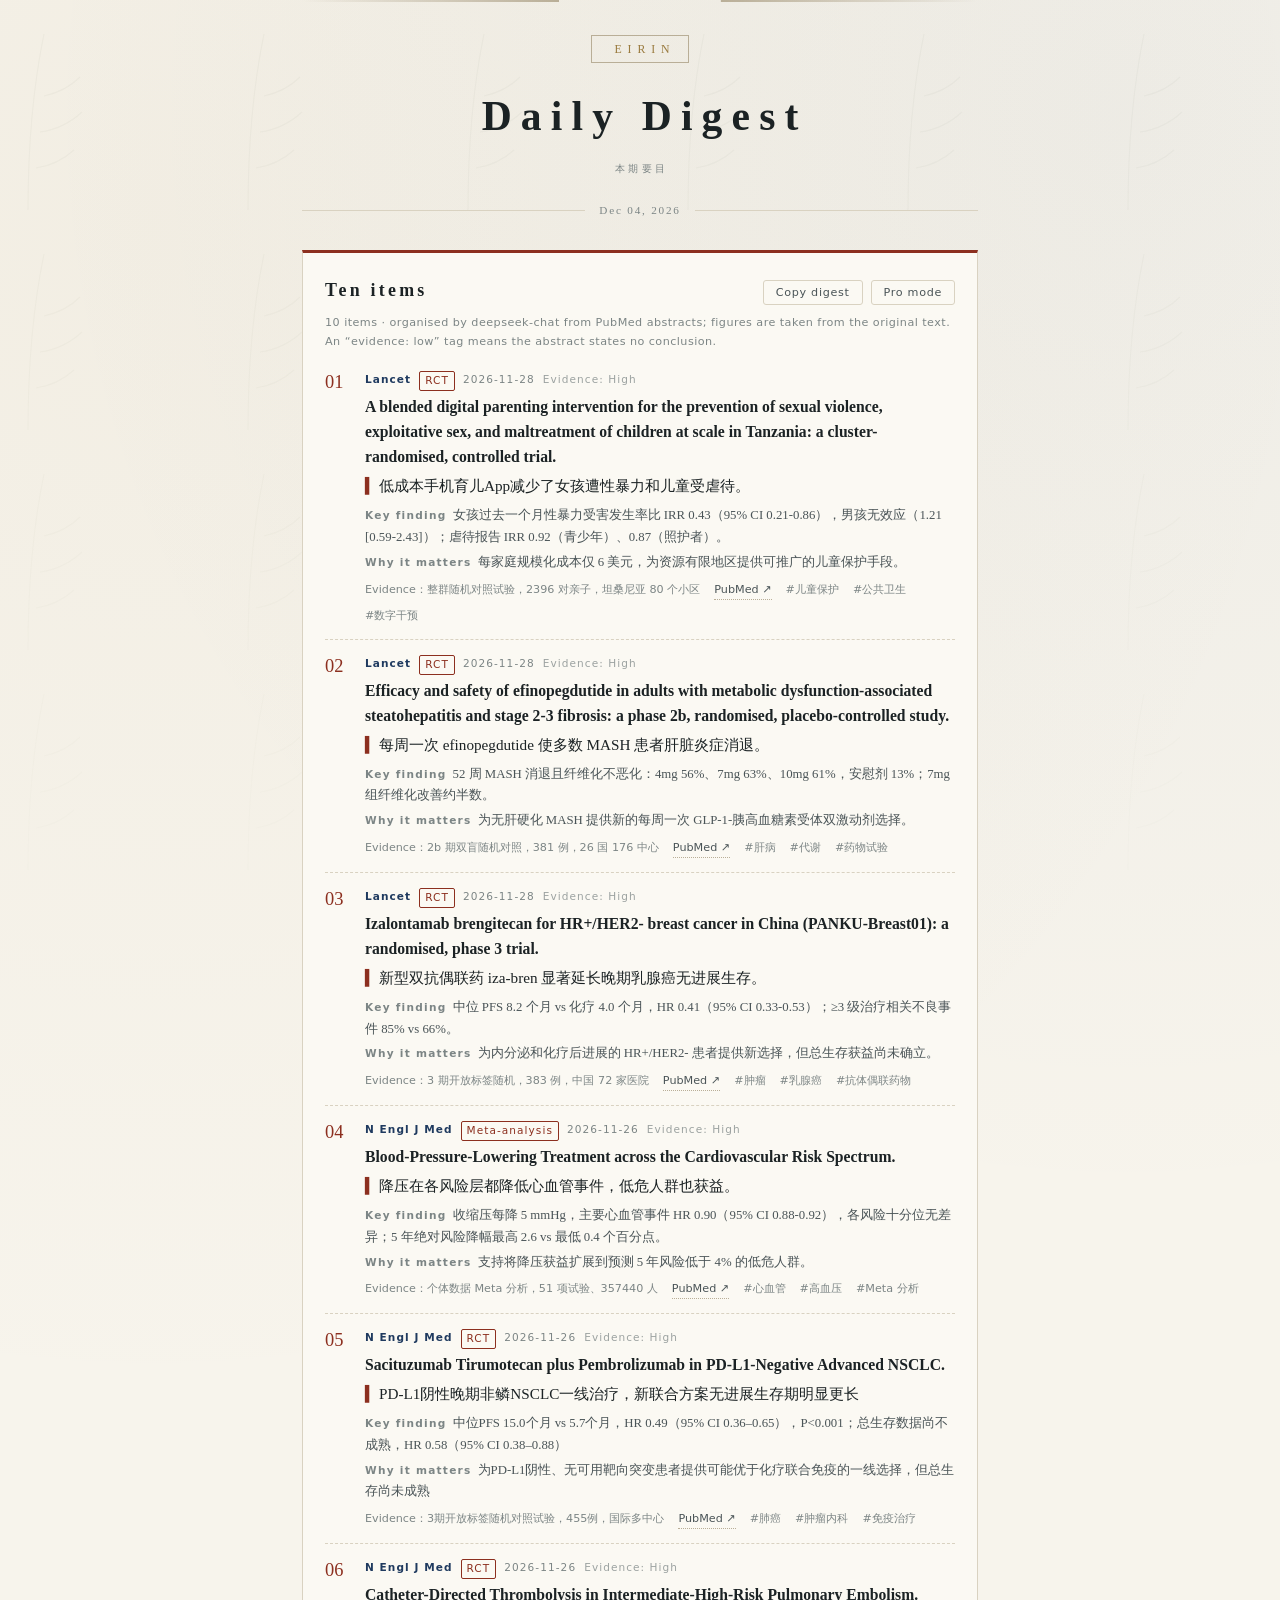
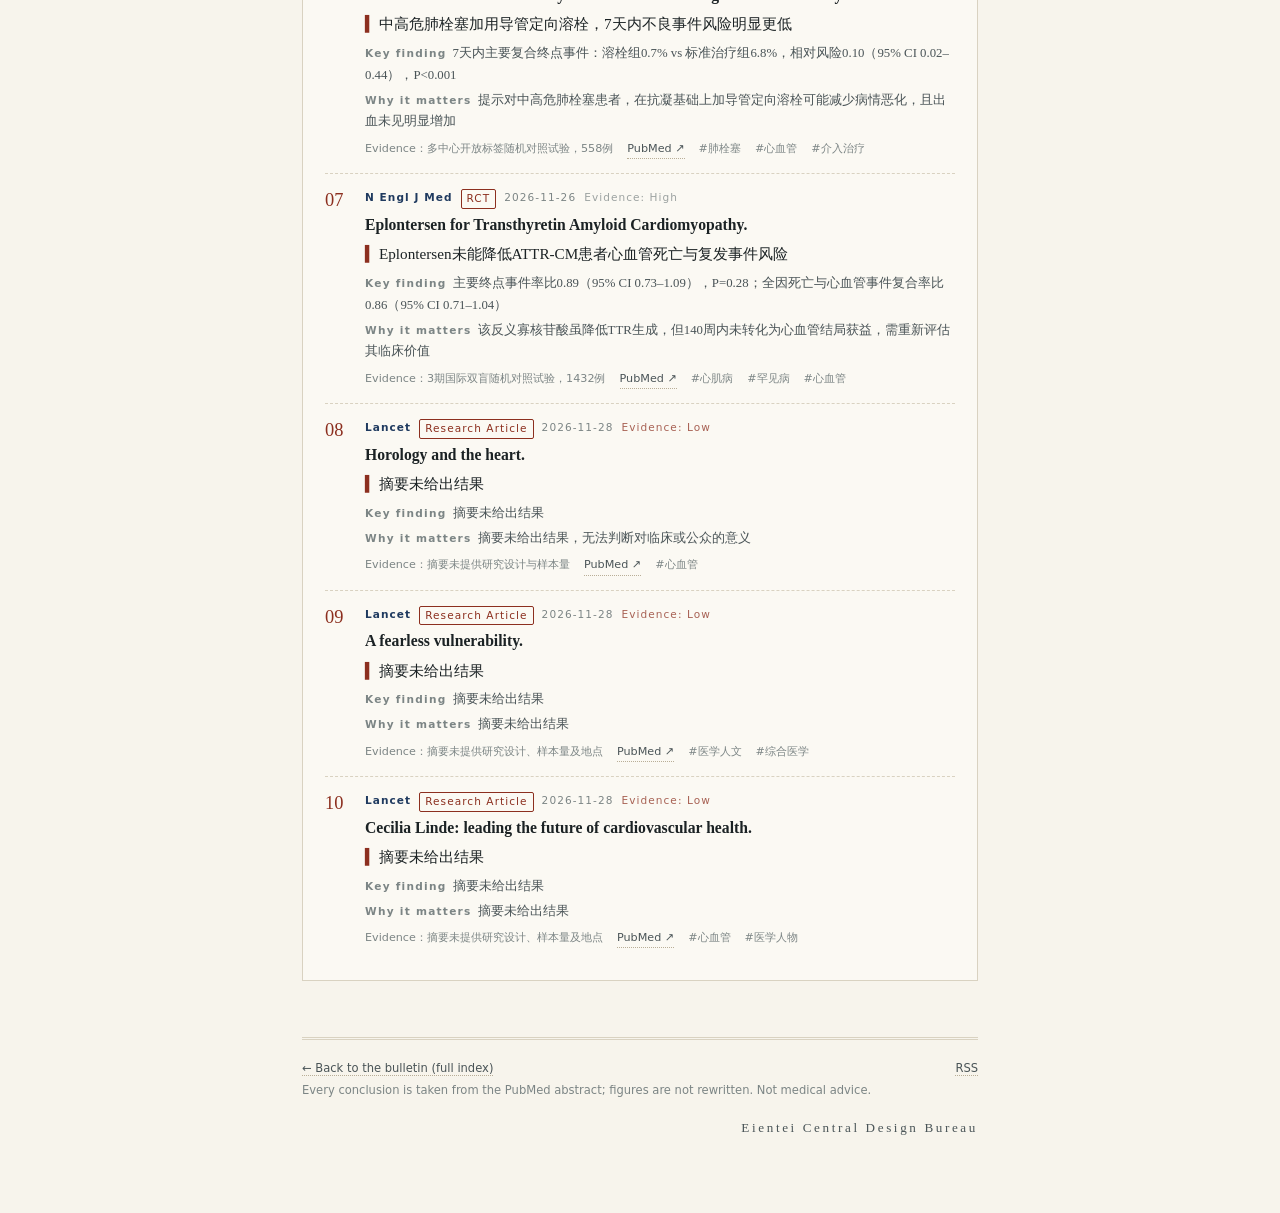
<file: en/digest.html>
<!DOCTYPE html>
<html lang="en" data-theme="light" data-base="../">
<head>
  <meta charset="UTF-8">
  <meta name="viewport" content="width=device-width, initial-scale=1, viewport-fit=cover">
  <title>Daily Digest · Eirin Medical Bulletin</title>
  <meta name="description" content="The daily digest of the Eirin Medical Bulletin: ten primary studies with one-line conclusions, key numbers and why they matter, written for readers without medical training.">
  <meta name="author" content="Eirin Yagokoro / Eirin Medical Division">
  <meta name="theme-color" content="#f7f4ec" media="(prefers-color-scheme: light)">
  <meta name="theme-color" content="#121719" media="(prefers-color-scheme: dark)">

  <meta property="og:type" content="website">
  <meta property="og:title" content="Daily Digest · Eirin Medical Bulletin">
  <meta property="og:description" content="Ten medical digest items: one-line conclusions, key figures, and why they matter">
  <meta property="og:site_name" content="Eirin Medical Bulletin">

  <link rel="icon" href="../assets/icon.svg?v=20261107h" type="image/svg+xml">
  <link rel="stylesheet" href="../assets/style.css?v=20261107h">
</head>
<body>

<div class="wrap wrap-narrow">

  <header class="masthead">
    <span class="crest">EIRIN</span>
    <h1>Daily Digest</h1>
    <p class="masthead-en">本期要目</p>
    <div class="masthead-rule"><span id="digestDate">——</span></div>
  </header>

  <section class="digest">
    <header class="digest-head">
      <h2>Ten items</h2>
      <div class="digest-tools">
        <button class="tool-btn" id="copyDigestBtn" type="button">Copy digest</button>
        <button class="tool-btn" id="readerModeBtn" type="button" aria-pressed="false">Pro mode</button>
      </div>
    </header>
    <p class="digest-note" id="digestNote">Loading…</p>
    <ol class="digest-list" id="digestList">
      <li class="loading">Retrieving the digest…</li>
    </ol>
  </section>

  <footer class="colophon">
    <div class="row">
      <span><a href="./">← Back to the bulletin (full index)</a></span>
      <span><a href="rss.html">RSS</a></span>
    </div>
    <div class="row">
      <span>Every conclusion is taken from the PubMed abstract; figures are not rewritten. Not medical advice.</span>
    </div>
    <div class="seal">Eientei Central Design Bureau</div>
  </footer>

</div>

<div class="toast" id="toast" role="status" aria-live="polite"></div>

<script src="../assets/digest.js?v=20261107h" defer></script>
</body>
</html>
</file>
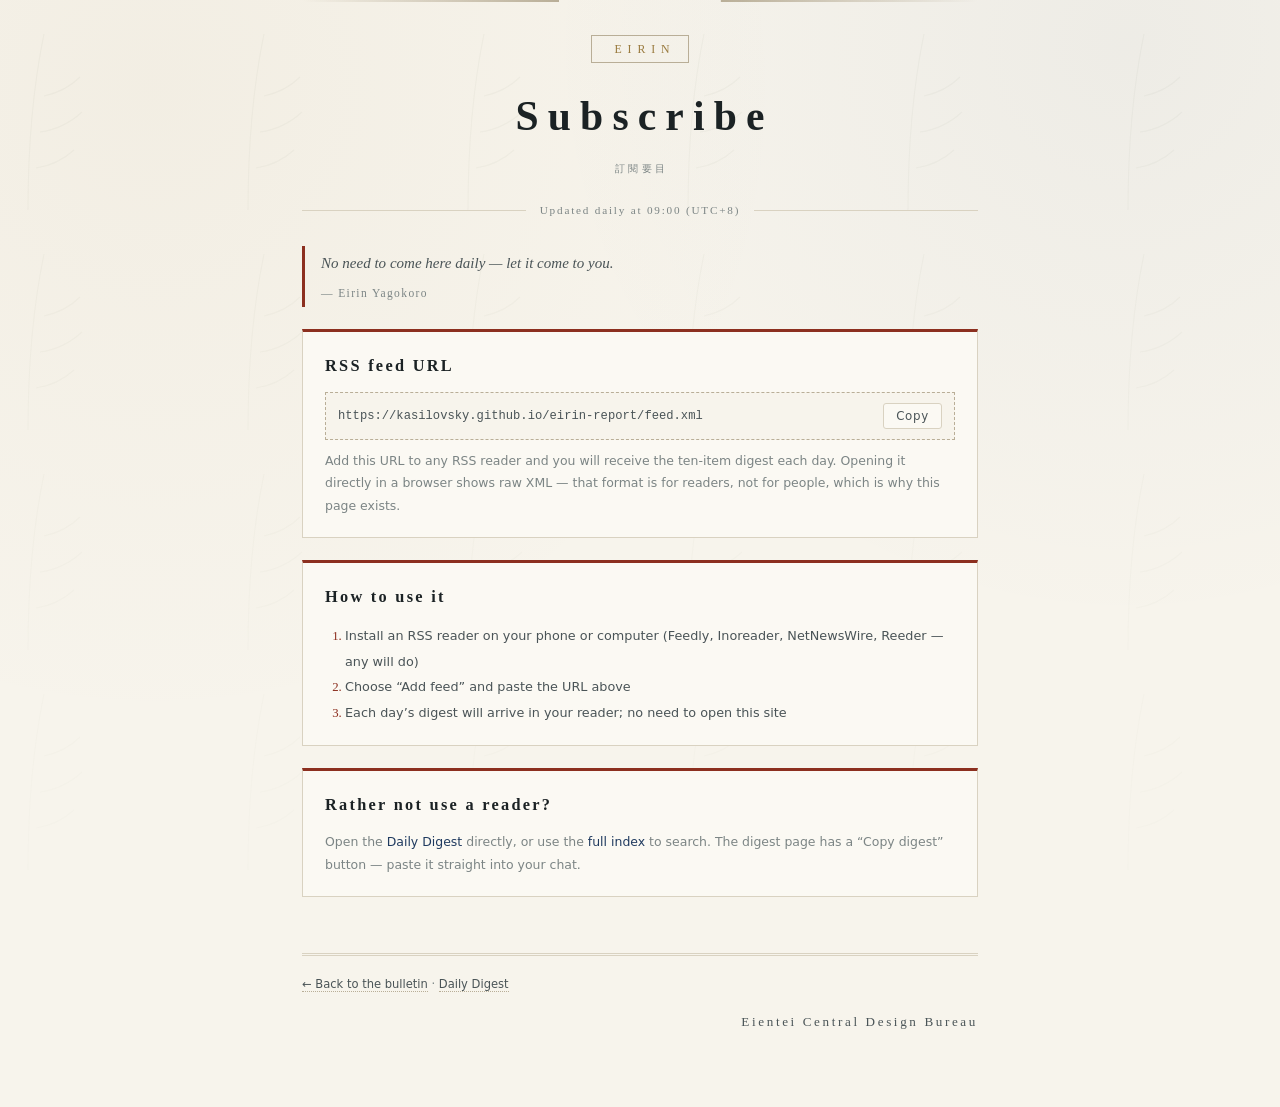
<file: en/rss.html>
<!DOCTYPE html>
<html lang="en" data-theme="light" data-base="../">
<head>
  <meta charset="UTF-8">
  <meta name="viewport" content="width=device-width, initial-scale=1, viewport-fit=cover">
  <title>Subscribe · Eirin Medical Bulletin</title>
  <meta name="description" content="Subscribe to the daily digest of the Eirin Medical Bulletin via RSS.">
  <link rel="icon" href="../assets/icon.svg?v=20261107h" type="image/svg+xml">
  <link rel="stylesheet" href="../assets/style.css?v=20261107h">
</head>
<body>

<div class="wrap wrap-narrow">

  <header class="masthead">
    <span class="crest">EIRIN</span>
    <h1>Subscribe</h1>
    <p class="masthead-en">訂閱要目</p>
    <div class="masthead-rule"><span>Updated daily at 09:00 (UTC+8)</span></div>
  </header>

  <section class="foreword">
    <div>
      <p>No need to come here daily — let it come to you.</p>
      <cite>— Eirin Yagokoro</cite>
    </div>
  </section>

  <section class="subscribe-card">
    <h2>RSS feed URL</h2>
    <div class="subscribe-url">
      <code id="feedUrl">https://kasilovsky.github.io/eirin-report/feed.xml</code>
      <button class="tool-btn" id="copyFeed" type="button">Copy</button>
    </div>
    <p class="subscribe-hint">
      Add this URL to any RSS reader and you will receive the ten-item digest each day.
      Opening it directly in a browser shows raw XML — that format is for readers, not for people, which is why this page exists.
    </p>
  </section>

  <section class="subscribe-card">
    <h2>How to use it</h2>
    <ol class="subscribe-steps">
      <li>Install an RSS reader on your phone or computer (Feedly, Inoreader, NetNewsWire, Reeder — any will do)</li>
      <li>Choose “Add feed” and paste the URL above</li>
      <li>Each day’s digest will arrive in your reader; no need to open this site</li>
    </ol>
  </section>

  <section class="subscribe-card">
    <h2>Rather not use a reader?</h2>
    <p class="subscribe-hint">
      Open the <a href="digest.html">Daily Digest</a> directly, or use the <a href="./">full index</a> to search.
      The digest page has a “Copy digest” button — paste it straight into your chat.
    </p>
  </section>

  <footer class="colophon">
    <div class="row">
      <span><a href="./">← Back to the bulletin</a> · <a href="digest.html">Daily Digest</a></span>
    </div>
    <div class="seal">Eientei Central Design Bureau</div>
  </footer>

</div>

<div class="toast" id="toast" role="status" aria-live="polite"></div>

<script>
  (function () {
    "use strict";
    var url = "https://kasilovsky.github.io/eirin-report/feed.xml";

    function toast(msg) {
      var node = document.getElementById("toast");
      node.textContent = msg;
      node.classList.add("show");
      setTimeout(function () { node.classList.remove("show"); }, 1800);
    }

    document.getElementById("copyFeed").addEventListener("click", async function () {
      try {
        await navigator.clipboard.writeText(url);
        toast("Feed URL copied");
      } catch (e) {
        toast("Copy failed — please select manually");
      }
    });

    var saved = localStorage.getItem("eirin-theme");
    var dark = saved ? saved === "dark" : window.matchMedia("(prefers-color-scheme: dark)").matches;
    document.documentElement.dataset.theme = dark ? "dark" : "light";
  })();
</script>
</body>
</html>
</file>
<file: assets/style.css>
/* ==========================================================================
   永遠亭 医療報告 — 排版样式
   纸本期刊气质：衬线字体、细分隔线、朱印色点缀、克制的永远亭装饰
   ========================================================================== */

:root {
  --paper: #f7f4ec;
  --paper-2: #fbf9f3;
  --paper-3: #f0ebdd;
  --ink: #1b2224;
  --ink-2: #4a5457;
  --ink-3: #7c8585;
  --rule: #d9d2c1;
  --rule-strong: #b9ae97;
  --accent: #8c2f1f;
  --accent-soft: rgba(140, 47, 31, 0.08);
  --deep: #1f3a5f;
  --deep-soft: rgba(31, 58, 95, 0.07);
  --gold: #9a7b3f;
  --shadow: 0 1px 0 rgba(0, 0, 0, 0.03);
  --radius: 3px;
  --serif: "Noto Serif SC", "Source Han Serif SC", "Songti SC", "STSong", "SimSun", Georgia, serif;
  --sans: "Noto Sans SC", "PingFang SC", "Microsoft YaHei", system-ui, sans-serif;
  --mono: "JetBrains Mono", "Cascadia Mono", ui-monospace, "Consolas", monospace;

/* 英文版（/en/）：衬线改用 Georgia，中文回退 Noto Serif SC */
html[lang="en"] {
  --serif: Georgia, "Times New Roman", "Noto Serif SC", "Songti SC", serif;
  --sans: "Segoe UI", system-ui, -apple-system, "Noto Sans SC", sans-serif;
}
  --wrap: 880px;
}

html[data-theme="dark"] {
  --paper: #121719;
  --paper-2: #181e21;
  --paper-3: #1e2529;
  --ink: #e7e3d9;
  --ink-2: #b0aa9e;
  --ink-3: #837f76;
  --rule: #2f3639;
  --rule-strong: #47504f;
  --accent: #d9694e;
  --accent-soft: rgba(217, 105, 78, 0.12);
  --deep: #8fb4d9;
  --deep-soft: rgba(143, 180, 217, 0.1);
  --gold: #c2a468;
  --shadow: none;
}

*,
*::before,
*::after { box-sizing: border-box; }

html { -webkit-text-size-adjust: 100%; }

body {
  margin: 0;
  background-color: var(--paper);
  background-image:
    radial-gradient(circle at 12% 8%, rgba(154, 123, 63, 0.05) 0, transparent 42%),
    radial-gradient(circle at 88% 4%, rgba(31, 58, 95, 0.045) 0, transparent 38%);
  color: var(--ink);
  font-family: var(--serif);
  font-size: 16px;
  line-height: 1.7;
  min-height: 100vh;
  transition: background-color 0.35s ease, color 0.35s ease;
}

/* 竹影水印：极淡，不干扰阅读 */
body::before {
  content: "";
  position: fixed;
  inset: 0;
  pointer-events: none;
  z-index: 0;
  background-image: url("data:image/svg+xml,%3Csvg xmlns='http://www.w3.org/2000/svg' width='220' height='220' viewBox='0 0 220 220'%3E%3Cg fill='none' stroke='%236b7a5e' stroke-width='1.1' opacity='0.35'%3E%3Cpath d='M28 210c0-60 4-118 16-176'/%3E%3Cpath d='M44 96c14-3 26-9 36-19'/%3E%3Cpath d='M40 132c16-2 30-9 42-20'/%3E%3Cpath d='M36 168c14-2 27-8 38-18'/%3E%3C/g%3E%3C/svg%3E");
  background-repeat: repeat;
  background-size: 220px 220px;
  opacity: 0.16;
  -webkit-mask-image: linear-gradient(180deg, rgba(0, 0, 0, 0.9), rgba(0, 0, 0, 0.25));
          mask-image: linear-gradient(180deg, rgba(0, 0, 0, 0.9), rgba(0, 0, 0, 0.25));
}

html[data-theme="dark"] body::before { opacity: 0.08; }

.wrap {
  position: relative;
  z-index: 1;
  max-width: var(--wrap);
  margin: 0 auto;
  padding: 0 22px 72px;
}

a { color: var(--deep); text-decoration: none; }
a:hover { text-decoration: underline; text-underline-offset: 3px; }

.sr-only {
  position: absolute;
  width: 1px; height: 1px;
  padding: 0; margin: -1px;
  overflow: hidden;
  clip: rect(0 0 0 0);
  white-space: nowrap;
  border: 0;
}

/* ---------------------------------------------------------------- 报头 --- */

.masthead {
  padding-top: 34px;
  text-align: center;
  position: relative;
}

.masthead::before,
.masthead::after {
  content: "";
  position: absolute;
  top: 0;
  width: 38%;
  height: 2px;
  background: linear-gradient(90deg, transparent, var(--rule-strong));
}
.masthead::before { left: 0; }
.masthead::after { right: 0; transform: scaleX(-1); }

.crest {
  display: inline-block;
  font-size: 0.74rem;
  letter-spacing: 0.5em;
  text-indent: 0.5em;
  color: var(--gold);
  border: 1px solid var(--rule-strong);
  padding: 3px 12px 3px 16px;
  margin-bottom: 18px;
}

.masthead h1 {
  margin: 0;
  font-size: clamp(1.72rem, 5.4vw, 2.6rem);
  font-weight: 600;
  letter-spacing: 0.22em;
  text-indent: 0.22em;
  color: var(--ink);
}

.masthead-en {
  margin: 10px 0 0;
  font-family: var(--mono);
  font-size: 0.62rem;
  letter-spacing: 0.34em;
  text-indent: 0.34em;
  color: var(--ink-3);
  text-transform: uppercase;
}

.masthead-rule {
  display: flex;
  align-items: center;
  gap: 14px;
  margin: 22px 0 0;
  color: var(--ink-3);
}
.masthead-rule::before,
.masthead-rule::after {
  content: "";
  flex: 1;
  height: 1px;
  background: var(--rule);
}
.masthead-rule span {
  font-size: 0.7rem;
  letter-spacing: 0.16em;
}

/* 统计条 */
.meta-strip {
  display: grid;
  grid-template-columns: repeat(4, 1fr);
  gap: 0;
  margin: 0;
  border: 1px solid var(--rule);
  border-top: none;
  background: var(--paper-2);
}
.meta-strip > div {
  padding: 11px 10px;
  text-align: center;
  border-right: 1px solid var(--rule);
}
.meta-strip > div:last-child { border-right: 0; }
.meta-strip dt {
  font-family: var(--sans);
  font-size: 0.62rem;
  letter-spacing: 0.18em;
  color: var(--ink-3);
  margin-bottom: 3px;
}
.meta-strip dd {
  margin: 0;
  font-size: 0.82rem;
  color: var(--ink);
  font-variant-numeric: tabular-nums;
}

/* -------------------------------------------------------------- 刊首语 --- */

.foreword {
  display: flex;
  gap: 14px;
  margin: 26px 0 0;
  padding: 4px 0 4px 16px;
  border-left: 3px solid var(--accent);
}
.foreword p {
  margin: 0;
  font-size: 0.94rem;
  line-height: 1.85;
  color: var(--ink-2);
  font-style: italic;
}
.foreword cite {
  display: block;
  margin-top: 6px;
  font-size: 0.72rem;
  letter-spacing: 0.12em;
  color: var(--ink-3);
  font-style: normal;
}

/* ------------------------------------------------------------ 控制面板 --- */

.controls {
  position: sticky;
  top: 0;
  z-index: 30;
  margin: 26px 0 0;
  padding: 12px 0;
  background: color-mix(in srgb, var(--paper) 92%, transparent);
  backdrop-filter: blur(8px);
  border-bottom: 1px solid var(--rule);
}

.search-row {
  display: flex;
  gap: 10px;
  align-items: stretch;
}
.search-box {
  position: relative;
  flex: 1;
}
.search-box input {
  width: 100%;
  padding: 9px 12px 9px 34px;
  font-family: var(--sans);
  font-size: 0.86rem;
  color: var(--ink);
  background: var(--paper-2);
  border: 1px solid var(--rule);
  border-radius: var(--radius);
  outline: none;
}
.search-box input:focus {
  border-color: var(--deep);
  box-shadow: 0 0 0 3px var(--deep-soft);
}
.search-box svg {
  position: absolute;
  left: 11px;
  top: 50%;
  transform: translateY(-50%);
  width: 14px; height: 14px;
  stroke: var(--ink-3);
  pointer-events: none;
}

.tool-btn {
  font-family: var(--sans);
  font-size: 0.74rem;
  letter-spacing: 0.06em;
  color: var(--ink-2);
  background: var(--paper-2);
  border: 1px solid var(--rule);
  border-radius: var(--radius);
  padding: 0 13px;
  cursor: pointer;
  white-space: nowrap;
  transition: border-color 0.2s, color 0.2s, background 0.2s;
}
.tool-btn:hover { border-color: var(--rule-strong); color: var(--ink); }
.tool-btn:focus-visible { outline: 2px solid var(--deep); outline-offset: 2px; }
.tool-btn[aria-pressed="true"] {
  border-color: var(--deep);
  color: var(--deep);
  background: var(--deep-soft);
}

.filter-row {
  display: flex;
  flex-wrap: wrap;
  gap: 8px;
  margin-top: 10px;
  align-items: center;
}
.filter-label {
  font-family: var(--sans);
  font-size: 0.66rem;
  letter-spacing: 0.16em;
  color: var(--ink-3);
  margin-right: 2px;
}

.chip {
  font-family: var(--sans);
  font-size: 0.72rem;
  color: var(--ink-2);
  background: transparent;
  border: 1px solid var(--rule);
  border-radius: 2px;
  padding: 3px 9px;
  cursor: pointer;
  transition: all 0.18s ease;
}
.chip:hover { border-color: var(--rule-strong); }
.chip[aria-pressed="true"] {
  color: var(--paper);
  background: var(--deep);
  border-color: var(--deep);
}

/* ------------------------------------------------------------ 结果摘要 --- */

.result-bar {
  display: flex;
  justify-content: space-between;
  align-items: baseline;
  gap: 12px;
  margin: 22px 0 2px;
  padding-bottom: 8px;
  border-bottom: 1px solid var(--rule-strong);
  font-family: var(--sans);
  font-size: 0.74rem;
  color: var(--ink-3);
  letter-spacing: 0.04em;
}
.result-bar strong { color: var(--ink); font-weight: 600; }
.result-bar .sort-select {
  font-family: var(--sans);
  font-size: 0.72rem;
  color: var(--ink-2);
  background: transparent;
  border: 1px solid var(--rule);
  border-radius: var(--radius);
  padding: 3px 6px;
}

/* ---------------------------------------------------------------- 条目 --- */

.entries { margin: 0; padding: 0; list-style: none; }

.entry {
  display: grid;
  grid-template-columns: 46px minmax(0, 1fr);
  gap: 0 12px;
  padding: 20px 0 18px;
  border-bottom: 1px dashed var(--rule);
}
.entry:last-child { border-bottom: 0; }

.entry-index {
  font-family: var(--serif);
  font-size: 1.5rem;
  line-height: 1;
  color: var(--rule-strong);
  font-variant-numeric: tabular-nums;
  padding-top: 2px;
  user-select: none;
}

.entry-body { min-width: 0; }

.entry-kicker {
  display: flex;
  flex-wrap: wrap;
  align-items: center;
  gap: 8px;
  margin-bottom: 6px;
  font-family: var(--sans);
  font-size: 0.66rem;
  letter-spacing: 0.14em;
  color: var(--ink-3);
}
.entry-journal { color: var(--deep); font-weight: 600; letter-spacing: 0.08em; }
.entry-type {
  color: var(--accent);
  border: 1px solid currentColor;
  border-radius: 2px;
  padding: 0 5px;
  letter-spacing: 0.06em;
  opacity: 0.85;
}
.entry-date { font-variant-numeric: tabular-nums; }

.entry-title {
  margin: 0 0 6px;
  font-size: 1.06rem;
  line-height: 1.62;
  font-weight: 600;
  letter-spacing: 0.01em;
  color: var(--ink);
  cursor: pointer;
}
.entry-title:hover { color: var(--deep); }
.entry-title:focus-visible { outline: 2px solid var(--deep); outline-offset: 3px; }

.entry-title-zh { display: block; }
.entry-title-en {
  display: block;
  font-size: 0.8rem;
  font-weight: 400;
  line-height: 1.6;
  color: var(--ink-3);
  margin-top: 4px;
  font-family: var(--serif);
}
.entry[data-lang="en"] .entry-title-en { display: none; }

.entry-citation {
  font-size: 0.76rem;
  color: var(--ink-3);
  font-family: var(--sans);
  line-height: 1.6;
}

.entry-actions {
  display: flex;
  flex-wrap: wrap;
  gap: 6px 14px;
  margin-top: 10px;
  align-items: center;
}
.link-btn {
  font-family: var(--sans);
  font-size: 0.71rem;
  letter-spacing: 0.05em;
  color: var(--ink-2);
  background: none;
  border: none;
  border-bottom: 1px solid var(--rule);
  padding: 1px 0;
  cursor: pointer;
}
.link-btn:hover { color: var(--accent); border-color: var(--accent); }
.link-btn:focus-visible { outline: 2px solid var(--deep); outline-offset: 2px; }

/* 展开面板 */
.entry-detail {
  margin-top: 14px;
  padding: 16px 18px;
  background: var(--paper-2);
  border: 1px solid var(--rule);
  border-left: 3px solid var(--deep);
  border-radius: 0 var(--radius) var(--radius) 0;
  display: none;
}
.entry[data-open="true"] .entry-detail { display: block; }
.entry-detail h4 {
  margin: 0 0 6px;
  font-family: var(--sans);
  font-size: 0.66rem;
  letter-spacing: 0.18em;
  color: var(--ink-3);
  font-weight: 600;
}
.entry-detail h4:not(:first-child) { margin-top: 14px; }
.detail-lead {
  margin: 0;
  font-size: 0.9rem;
  line-height: 1.8;
  color: var(--ink);
}
.detail-abstract {
  margin: 0;
  font-size: 0.84rem;
  line-height: 1.75;
  color: var(--ink-2);
  max-height: 15em;
  overflow: auto;
  white-space: pre-wrap;
  word-break: break-word;
}
.detail-meta {
  display: grid;
  grid-template-columns: repeat(auto-fit, minmax(150px, 1fr));
  gap: 6px 18px;
  margin: 0;
  font-family: var(--sans);
  font-size: 0.74rem;
}
.detail-meta div { display: flex; gap: 6px; min-width: 0; }
.detail-meta dt { color: var(--ink-3); flex: 0 0 auto; }
.detail-meta dd { margin: 0; color: var(--ink-2); overflow-wrap: anywhere; }
.detail-meta code { font-family: var(--mono); font-size: 0.72rem; }

.dept-list { display: inline-flex; flex-wrap: wrap; gap: 4px; }

/* 空状态 */
.empty {
  padding: 64px 10px;
  text-align: center;
  color: var(--ink-3);
  font-size: 0.92rem;
}
.empty strong { display: block; color: var(--ink-2); margin-bottom: 6px; font-weight: 600; }

/* 加载骨架 */
.loading {
  padding: 56px 0;
  text-align: center;
  color: var(--ink-3);
  font-size: 0.86rem;
  letter-spacing: 0.1em;
}
.loading::after {
  content: "";
  display: block;
  width: 44px;
  height: 1px;
  margin: 14px auto 0;
  background: var(--rule-strong);
  animation: pulse 1.4s ease-in-out infinite;
}
@keyframes pulse {
  0%, 100% { transform: scaleX(0.3); opacity: 0.4; }
  50% { transform: scaleX(1); opacity: 1; }
}

/* ---------------------------------------------------------------- 分页 --- */

.pager {
  display: flex;
  justify-content: center;
  align-items: center;
  gap: 6px;
  margin: 34px 0 0;
  font-family: var(--sans);
  font-size: 0.78rem;
}
.pager button {
  min-width: 34px;
  height: 32px;
  padding: 0 8px;
  color: var(--ink-2);
  background: transparent;
  border: 1px solid var(--rule);
  border-radius: var(--radius);
  cursor: pointer;
  font-variant-numeric: tabular-nums;
}
.pager button:hover:not(:disabled) { border-color: var(--rule-strong); }
.pager button[aria-current="page"] {
  color: var(--paper);
  background: var(--deep);
  border-color: var(--deep);
}
.pager button:disabled { opacity: 0.35; cursor: default; }
.pager .gap { color: var(--ink-3); padding: 0 2px; }

/* ---------------------------------------------------------------- 页脚 --- */

.colophon {
  margin-top: 56px;
  padding-top: 18px;
  border-top: 3px double var(--rule);
  font-family: var(--sans);
  font-size: 0.72rem;
  line-height: 1.9;
  color: var(--ink-3);
}
.colophon .row {
  display: flex;
  flex-wrap: wrap;
  gap: 4px 18px;
  justify-content: space-between;
}
.colophon a { color: var(--ink-2); border-bottom: 1px dotted var(--rule-strong); }
.colophon a:hover { color: var(--accent); text-decoration: none; }
.colophon .seal {
  margin-top: 14px;
  text-align: right;
  font-family: var(--serif);
  font-size: 0.82rem;
  letter-spacing: 0.2em;
  color: var(--ink-2);
}

/* ------------------------------------------------------------ 浮动操作 --- */

.toolbar-float {
  position: fixed;
  right: 18px;
  bottom: 18px;
  z-index: 40;
  display: flex;
  flex-direction: column;
  gap: 8px;
}
.fab {
  width: 42px;
  height: 42px;
  display: grid;
  place-items: center;
  color: var(--ink-2);
  background: var(--paper-2);
  border: 1px solid var(--rule);
  border-radius: 50%;
  cursor: pointer;
  box-shadow: 0 2px 10px rgba(0, 0, 0, 0.08);
  transition: transform 0.18s ease, border-color 0.18s ease;
}
.fab:hover { transform: translateY(-2px); border-color: var(--rule-strong); }
.fab svg { width: 17px; height: 17px; stroke: currentColor; fill: none; }

.toast {
  position: fixed;
  left: 50%;
  bottom: 26px;
  transform: translate(-50%, 12px);
  z-index: 60;
  padding: 8px 18px;
  font-family: var(--sans);
  font-size: 0.78rem;
  color: var(--paper);
  background: var(--ink);
  border-radius: 2px;
  opacity: 0;
  pointer-events: none;
  transition: opacity 0.22s ease, transform 0.22s ease;
}
.toast.show { opacity: 1; transform: translate(-50%, 0); }

/* ---------------------------------------------------------------- 响应 --- */

@media (max-width: 620px) {
  .wrap { padding: 0 14px 60px; }
  .masthead { padding-top: 24px; }
  .meta-strip { grid-template-columns: repeat(2, 1fr); }
  .meta-strip > div:nth-child(2) { border-right: 0; }
  .meta-strip > div:nth-child(3),
  .meta-strip > div:nth-child(4) { border-top: 1px solid var(--rule); }
  .entry { grid-template-columns: 30px minmax(0, 1fr); gap: 0 8px; }
  .entry-index { font-size: 1.15rem; }
  .entry-title { font-size: 0.98rem; }
  .search-row { flex-wrap: wrap; }
  .tool-btn { padding: 7px 11px; }
  .colophon .row { flex-direction: column; }
}

@media print {
  body::before, .controls, .toolbar-float, .pager, .foreword cite { display: none !important; }
  body { background: #fff; color: #000; font-size: 11pt; }
  .wrap { max-width: none; padding: 0; }
  .entry { break-inside: avoid; border-bottom: 1px solid #ccc; }
  .entry-detail { display: block !important; background: none; border-left: 2px solid #999; }
  a { color: #000; }
}

@media (prefers-reduced-motion: reduce) {
  * { animation: none !important; transition: none !important; }
}

/* -------------------------------------------------------- 竹林茶會（討論） --- */

.wrap-narrow { max-width: 720px; }

.thread-toolbar {
  display: flex;
  gap: 10px;
  margin: 26px 0 14px;
}
.thread-toolbar .tool-btn {
  display: inline-block;
  padding: 8px 16px;
  text-decoration: none;
  line-height: 1.4;
}

.thread-note {
  font-family: var(--sans);
  font-size: 0.75rem;
  line-height: 1.75;
  color: var(--ink-3);
  margin: 0 0 4px;
  padding-bottom: 14px;
  border-bottom: 1px solid var(--rule-strong);
}

.thread-list { list-style: none; margin: 0; padding: 0; }

.thread {
  padding: 16px 0;
  border-bottom: 1px dashed var(--rule);
}
.thread:last-child { border-bottom: 0; }

.thread-title {
  display: block;
  font-size: 1rem;
  font-weight: 600;
  line-height: 1.6;
  color: var(--ink);
}
.thread-title:hover { color: var(--deep); text-decoration: none; }
.thread-title:focus-visible { outline: 2px solid var(--deep); outline-offset: 2px; }

.thread-meta {
  display: flex;
  flex-wrap: wrap;
  align-items: center;
  gap: 4px 14px;
  margin-top: 6px;
  font-family: var(--sans);
  font-size: 0.7rem;
  color: var(--ink-3);
}

.thread-tag {
  border: 1px solid var(--rule);
  border-radius: 2px;
  padding: 0 6px;
  font-size: 0.66rem;
  letter-spacing: 0.04em;
}

.chip-more {
  border-style: dashed;
  color: var(--ink-3);
  font-style: normal;
}
.chip-more:hover { color: var(--deep); border-color: var(--deep); }

/* 长英文标题与引文不撑破容器 */
.entry-title-en,
.entry-citation,
.detail-lead,
.detail-meta dd {
  overflow-wrap: anywhere;
  word-break: break-word;
}

/* 浮动按钮：不遮挡正文右缘 */
@media (min-width: 980px) {
  .toolbar-float {
    right: max(12px, calc((100vw - var(--wrap)) / 2 - 48px));
  }
}
@media (max-width: 979px) {
  .toolbar-float {
    right: 10px;
    bottom: 10px;
    gap: 6px;
  }
  .fab {
    width: 36px;
    height: 36px;
    opacity: 0.92;
  }
  .fab svg { width: 15px; height: 15px; }
}

/* ------------------------------------------------------------ 本期要目 --- */

.digest {
  margin: 30px 0 0;
  padding: 22px 22px 18px;
  background: var(--paper-2);
  border: 1px solid var(--rule);
  border-top: 3px solid var(--accent);
}

.digest-head {
  display: flex;
  justify-content: space-between;
  align-items: baseline;
  gap: 12px;
  flex-wrap: wrap;
}

.digest-head h2 {
  margin: 0;
  font-size: 1.12rem;
  letter-spacing: 0.18em;
  color: var(--ink);
}

.digest-tools { display: flex; gap: 8px; }
.digest-tools .tool-btn { padding: 5px 12px; font-size: 0.7rem; }

.digest-note {
  margin: 8px 0 0;
  font-family: var(--sans);
  font-size: 0.7rem;
  letter-spacing: 0.04em;
  color: var(--ink-3);
}

.digest-list { margin: 16px 0 0; padding: 0; list-style: none; }

.digest-item {
  display: grid;
  grid-template-columns: 30px minmax(0, 1fr);
  gap: 0 10px;
  padding: 15px 0 14px;
  border-top: 1px dashed var(--rule);
}
.digest-item:first-child { border-top: 0; padding-top: 4px; }

.digest-index {
  font-family: var(--serif);
  font-size: 1.15rem;
  line-height: 1.2;
  color: var(--accent);
  font-variant-numeric: tabular-nums;
  user-select: none;
}

.digest-kicker {
  display: flex;
  flex-wrap: wrap;
  gap: 8px;
  font-family: var(--sans);
  font-size: 0.66rem;
  letter-spacing: 0.1em;
  color: var(--ink-3);
  margin-bottom: 3px;
}
.digest-kicker .j { color: var(--deep); font-weight: 600; }
.digest-kicker .t {
  color: var(--accent);
  border: 1px solid currentColor;
  border-radius: 2px;
  padding: 0 5px;
}
.digest-kicker .conf { opacity: 0.75; }
.digest-kicker .conf[data-level="low"] { color: var(--accent); }

.digest-title {
  margin: 0 0 4px;
  font-size: 0.98rem;
  line-height: 1.6;
  font-weight: 600;
  color: var(--ink);
}

.digest-oneliner {
  margin: 0 0 6px;
  font-size: 0.95rem;
  line-height: 1.7;
  color: var(--ink);
}
.digest-oneliner::before {
  content: "▍";
  color: var(--accent);
  margin-right: 2px;
}

.digest-row {
  margin: 0 0 3px;
  font-size: 0.8rem;
  line-height: 1.7;
  color: var(--ink-2);
}
.digest-row b {
  font-family: var(--sans);
  font-size: 0.66rem;
  letter-spacing: 0.12em;
  color: var(--ink-3);
  font-weight: 600;
  margin-right: 6px;
}

.digest-pro { display: none; }
body[data-reader="pro"] .digest-pro { display: block; }

.digest-foot {
  display: flex;
  flex-wrap: wrap;
  gap: 6px 14px;
  margin-top: 6px;
  font-family: var(--sans);
  font-size: 0.7rem;
  color: var(--ink-3);
}
.digest-foot a { color: var(--ink-2); border-bottom: 1px dotted var(--rule-strong); }

.digest-degraded {
  margin: 10px 0 0;
  padding: 8px 12px;
  border-left: 3px solid var(--accent);
  background: var(--accent-soft);
  font-family: var(--sans);
  font-size: 0.74rem;
  line-height: 1.7;
  color: var(--ink-2);
}

@media (max-width: 620px) {
  .digest { padding: 16px 14px 12px; }
  .digest-item { grid-template-columns: 22px minmax(0, 1fr); gap: 0 8px; }
  .digest-index { font-size: 1rem; }
  .digest-oneliner { font-size: 0.9rem; }
}

/* ------------------------------------------------------------ 視圖切換 --- */

.view-tabs {
  display: flex;
  margin: 26px 0 0;
  border-bottom: 1px solid var(--rule-strong);
}

.view-tabs button {
  font-family: var(--serif);
  font-size: 0.95rem;
  letter-spacing: 0.16em;
  color: var(--ink-3);
  background: none;
  border: 0;
  border-bottom: 2px solid transparent;
  padding: 10px 24px 9px;
  margin-bottom: -1px;
  cursor: pointer;
  transition: color 0.18s ease, border-color 0.18s ease;
}
.view-tabs button:hover { color: var(--ink-2); }
.view-tabs button[aria-selected="true"] {
  color: var(--ink);
  border-bottom-color: var(--accent);
}
.view-tabs button:focus-visible { outline: 2px solid var(--deep); outline-offset: -2px; }

.view-panel { margin-top: 22px; }

@media (max-width: 620px) {
  .view-tabs button { padding: 9px 16px 8px; font-size: 0.88rem; }
}

.chip-toggle {
  display: inline-flex;
  align-items: center;
  gap: 6px;
  font-family: var(--sans);
  font-size: 0.72rem;
  color: var(--ink-2);
  border: 1px solid var(--rule);
  border-radius: 2px;
  padding: 3px 10px;
  cursor: pointer;
  user-select: none;
}
.chip-toggle:hover { border-color: var(--rule-strong); }
.chip-toggle input { margin: 0; accent-color: var(--deep); }

/* ------------------------------------------------------------ 要目入口 --- */

.digest-entry {
  display: flex;
  align-items: center;
  gap: 14px;
  margin: 26px 0 0;
  padding: 14px 18px;
  background: var(--paper-2);
  border: 1px solid var(--rule);
  border-left: 3px solid var(--accent);
  text-decoration: none;
  color: var(--ink);
  transition: background 0.2s ease, border-color 0.2s ease;
}
.digest-entry:hover { background: var(--accent-soft); text-decoration: none; }
.digest-entry:focus-visible { outline: 2px solid var(--deep); outline-offset: 2px; }
.digest-entry-label {
  font-family: var(--serif);
  font-size: 1.02rem;
  letter-spacing: 0.16em;
  color: var(--accent);
  white-space: nowrap;
}
.digest-entry-desc {
  flex: 1;
  font-family: var(--sans);
  font-size: 0.74rem;
  line-height: 1.6;
  color: var(--ink-3);
}
.digest-entry-arrow { color: var(--ink-3); font-size: 1rem; }

@media (max-width: 620px) {
  .digest-entry { flex-wrap: wrap; gap: 6px 12px; padding: 12px 14px; }
  .digest-entry-desc { flex-basis: 100%; order: 3; }
}

/* ------------------------------------------------------------ 訂閱說明 --- */

.subscribe-card {
  margin: 22px 0 0;
  padding: 20px 22px;
  background: var(--paper-2);
  border: 1px solid var(--rule);
  border-top: 3px solid var(--accent);
}
.subscribe-card h2 {
  margin: 0 0 12px;
  font-size: 1.02rem;
  letter-spacing: 0.14em;
  color: var(--ink);
}

.subscribe-url {
  display: flex;
  align-items: center;
  gap: 10px;
  padding: 10px 12px;
  background: var(--paper);
  border: 1px dashed var(--rule-strong);
  margin-bottom: 10px;
}
.subscribe-url code {
  flex: 1;
  font-family: var(--mono);
  font-size: 0.76rem;
  color: var(--ink-2);
  overflow-wrap: anywhere;
}
.subscribe-url .tool-btn { padding: 5px 12px; flex: 0 0 auto; }

.subscribe-hint {
  margin: 0;
  font-family: var(--sans);
  font-size: 0.78rem;
  line-height: 1.8;
  color: var(--ink-3);
}

.subscribe-steps {
  margin: 0;
  padding-left: 20px;
  font-family: var(--sans);
  font-size: 0.8rem;
  line-height: 2;
  color: var(--ink-2);
}
.subscribe-steps li::marker { color: var(--accent); font-family: var(--serif); }

@media (max-width: 620px) {
  .subscribe-card { padding: 16px 14px; }
  .subscribe-url { flex-wrap: wrap; }
  .subscribe-url .tool-btn { margin-left: auto; }
}

/* ------------------------------------------------------- 竹林茶會 · 新結構 --- */

.board-notices,
.board-chat {
  margin: 26px 0 0;
  padding: 20px 22px;
  background: var(--paper-2);
  border: 1px solid var(--rule);
  border-top: 3px solid var(--accent);
}

.board-head {
  display: flex;
  justify-content: space-between;
  align-items: center;
  gap: 12px;
  margin-bottom: 14px;
}
.board-head h2 {
  margin: 0;
  font-size: 1.05rem;
  letter-spacing: 0.16em;
  color: var(--ink);
}
.board-head .tool-btn { padding: 5px 12px; font-size: 0.7rem; text-decoration: none; }

/* 公告 */
.notice-list { list-style: none; margin: 0; padding: 0; }
.notice-item { padding: 12px 0; border-top: 1px dashed var(--rule); }
.notice-item:first-child { border-top: 0; padding-top: 2px; }
.notice-title {
  display: block;
  font-size: 0.98rem;
  font-weight: 600;
  line-height: 1.6;
  color: var(--ink);
}
.notice-title:hover { color: var(--deep); text-decoration: none; }
.notice-meta {
  display: flex;
  gap: 14px;
  margin-top: 4px;
  font-family: var(--sans);
  font-size: 0.7rem;
  color: var(--ink-3);
}

/* 留言板 */
.chat-body { margin-top: 4px; }
.chat-body[hidden],
.chat-auth[hidden],
.chat-compose[hidden] { display: none; }

.chat-auth {
  padding: 16px;
  border: 1px dashed var(--rule-strong);
  background: var(--paper);
  margin-bottom: 16px;
}

.auth-tabs { display: flex; gap: 8px; margin-bottom: 12px; }
.auth-tabs button {
  font-family: var(--sans);
  font-size: 0.74rem;
  color: var(--ink-3);
  background: none;
  border: 1px solid var(--rule);
  padding: 4px 14px;
  cursor: pointer;
}
.auth-tabs button[aria-pressed="true"] {
  color: var(--paper);
  background: var(--deep);
  border-color: var(--deep);
}

.auth-row { display: flex; gap: 8px; margin-bottom: 10px; flex-wrap: wrap; }
.auth-row input {
  flex: 1 1 180px;
  padding: 8px 11px;
  font-family: var(--sans);
  font-size: 0.82rem;
  color: var(--ink);
  background: var(--paper-2);
  border: 1px solid var(--rule);
  border-radius: 2px;
  outline: none;
}
.auth-row input:focus { border-color: var(--deep); box-shadow: 0 0 0 3px var(--deep-soft); }

.auth-hint {
  margin: 10px 0 0;
  font-family: var(--sans);
  font-size: 0.7rem;
  line-height: 1.7;
  color: var(--ink-3);
}

.chat-compose {
  padding: 14px 16px;
  border: 1px solid var(--rule);
  background: var(--paper);
  margin-bottom: 18px;
}
.compose-top {
  display: flex;
  justify-content: space-between;
  align-items: center;
  font-family: var(--sans);
  font-size: 0.74rem;
  color: var(--ink-3);
  margin-bottom: 10px;
}
.compose-top strong { color: var(--deep); }

.chat-compose textarea {
  width: 100%;
  min-height: 88px;
  padding: 10px 12px;
  font-family: var(--serif);
  font-size: 0.88rem;
  line-height: 1.7;
  color: var(--ink);
  background: var(--paper-2);
  border: 1px solid var(--rule);
  border-radius: 2px;
  resize: vertical;
  outline: none;
}
.chat-compose textarea:focus { border-color: var(--deep); box-shadow: 0 0 0 3px var(--deep-soft); }

.compose-bottom {
  display: flex;
  justify-content: space-between;
  align-items: center;
  margin-top: 8px;
  font-family: var(--sans);
  font-size: 0.7rem;
  color: var(--ink-3);
}

.chat-list { list-style: none; margin: 0; padding: 0; }
.chat-item { padding: 12px 0; border-top: 1px dashed var(--rule); }
.chat-item:first-child { border-top: 0; }
.chat-meta {
  display: flex;
  gap: 12px;
  align-items: baseline;
  font-family: var(--sans);
  font-size: 0.7rem;
  color: var(--ink-3);
  margin-bottom: 4px;
}
.chat-meta strong { color: var(--deep); font-weight: 600; }
.chat-text {
  margin: 0;
  font-size: 0.88rem;
  line-height: 1.75;
  color: var(--ink-2);
  white-space: pre-wrap;
  overflow-wrap: anywhere;
}

@media (max-width: 620px) {
  .board-notices, .board-chat { padding: 16px 14px; }
  .auth-row { flex-direction: column; }
  .auth-row input { flex: 1 1 auto; }
}

/* 留言板佔位 */
.board-todo {
  margin: 8px 0 0;
  padding: 26px 12px;
  text-align: center;
  font-family: var(--sans);
  font-size: 0.84rem;
  letter-spacing: 0.12em;
  color: var(--ink-3);
}

/* ------------------------------------------------------------ 語言切換 --- */

.lang-toggle {
  position: fixed;
  left: 18px;
  bottom: 18px;
  z-index: 40;
  font-family: var(--sans);
  font-size: 0.72rem;
  letter-spacing: 0.08em;
  color: var(--ink-2);
  background: var(--paper-2);
  border: 1px solid var(--rule);
  border-radius: 20px;
  padding: 6px 14px;
  cursor: pointer;
  box-shadow: 0 2px 8px rgba(0, 0, 0, 0.08);
  transition: border-color 0.18s ease, color 0.18s ease;
}
.lang-toggle:hover { border-color: var(--rule-strong); color: var(--ink); }
.lang-toggle:focus-visible { outline: 2px solid var(--deep); outline-offset: 2px; }

@media (max-width: 620px) {
  .lang-toggle { left: 10px; bottom: 10px; padding: 5px 11px; font-size: 0.68rem; }
}
</file>
